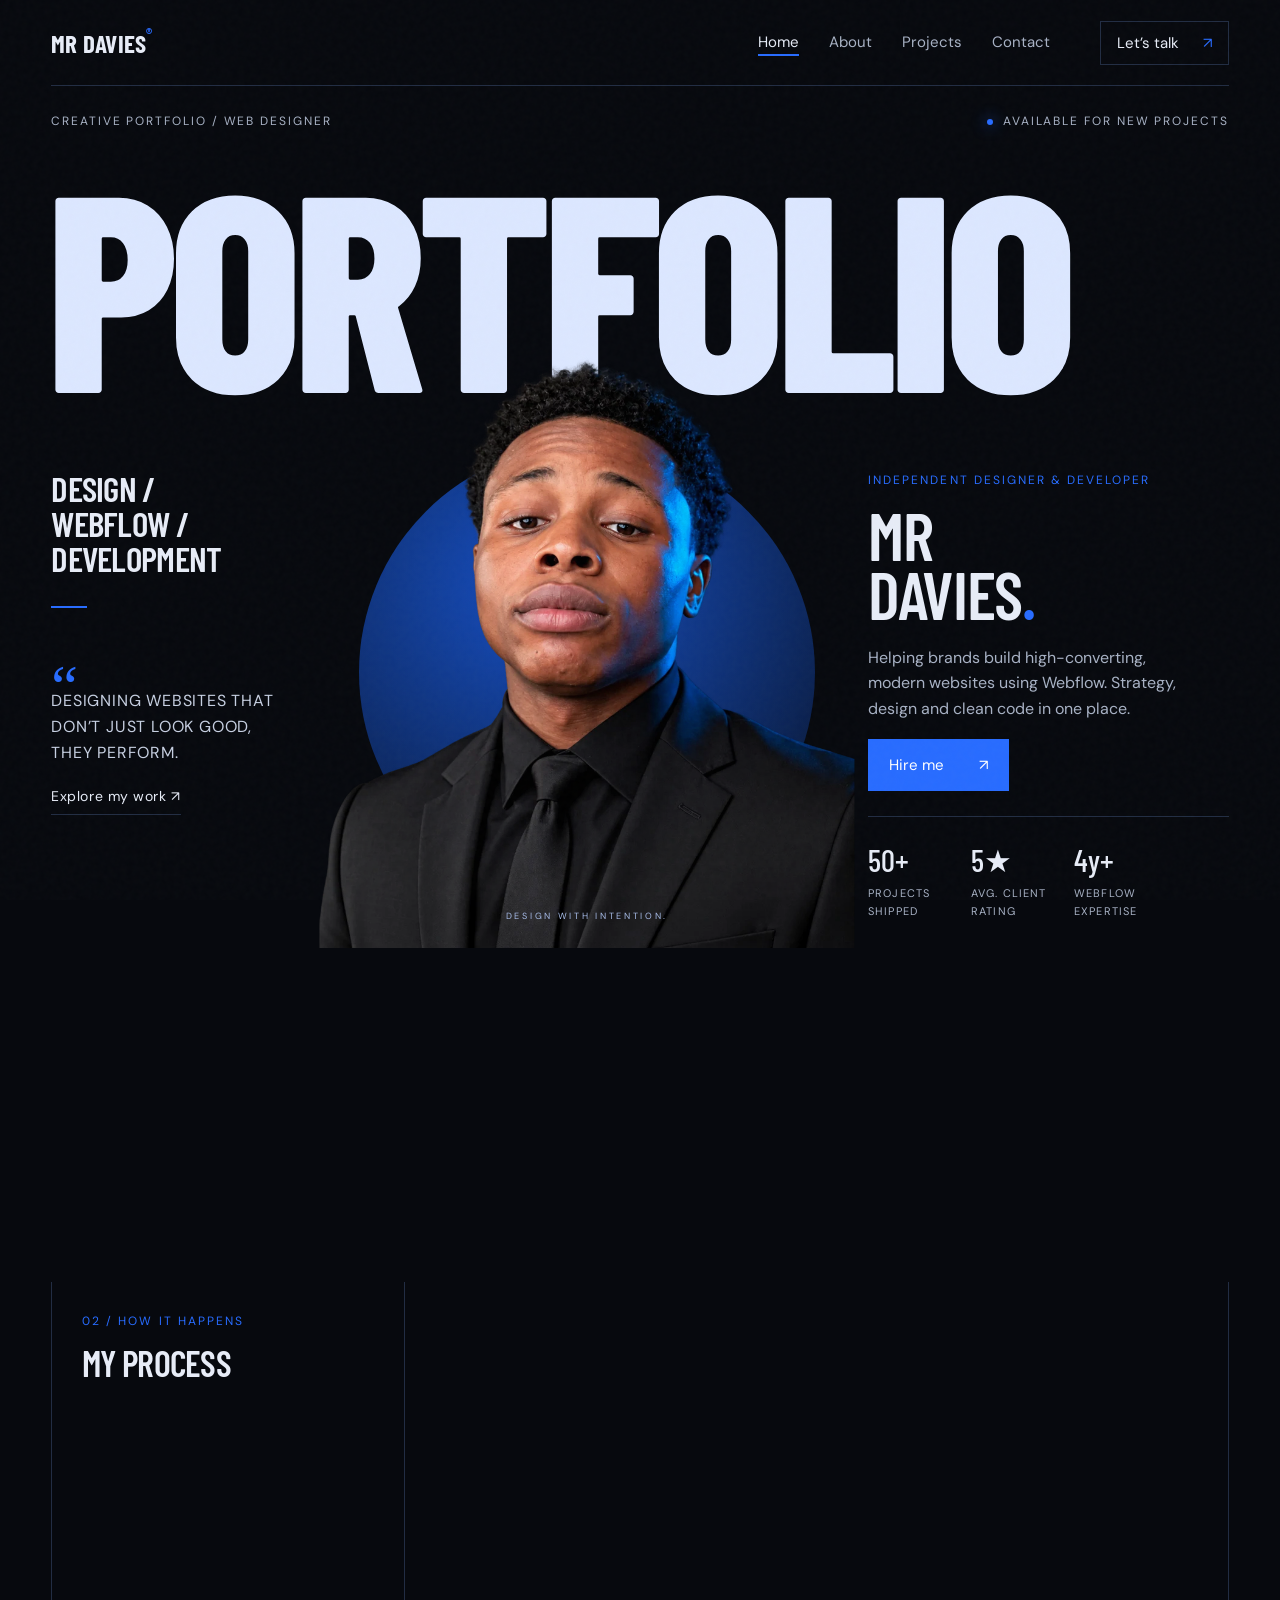
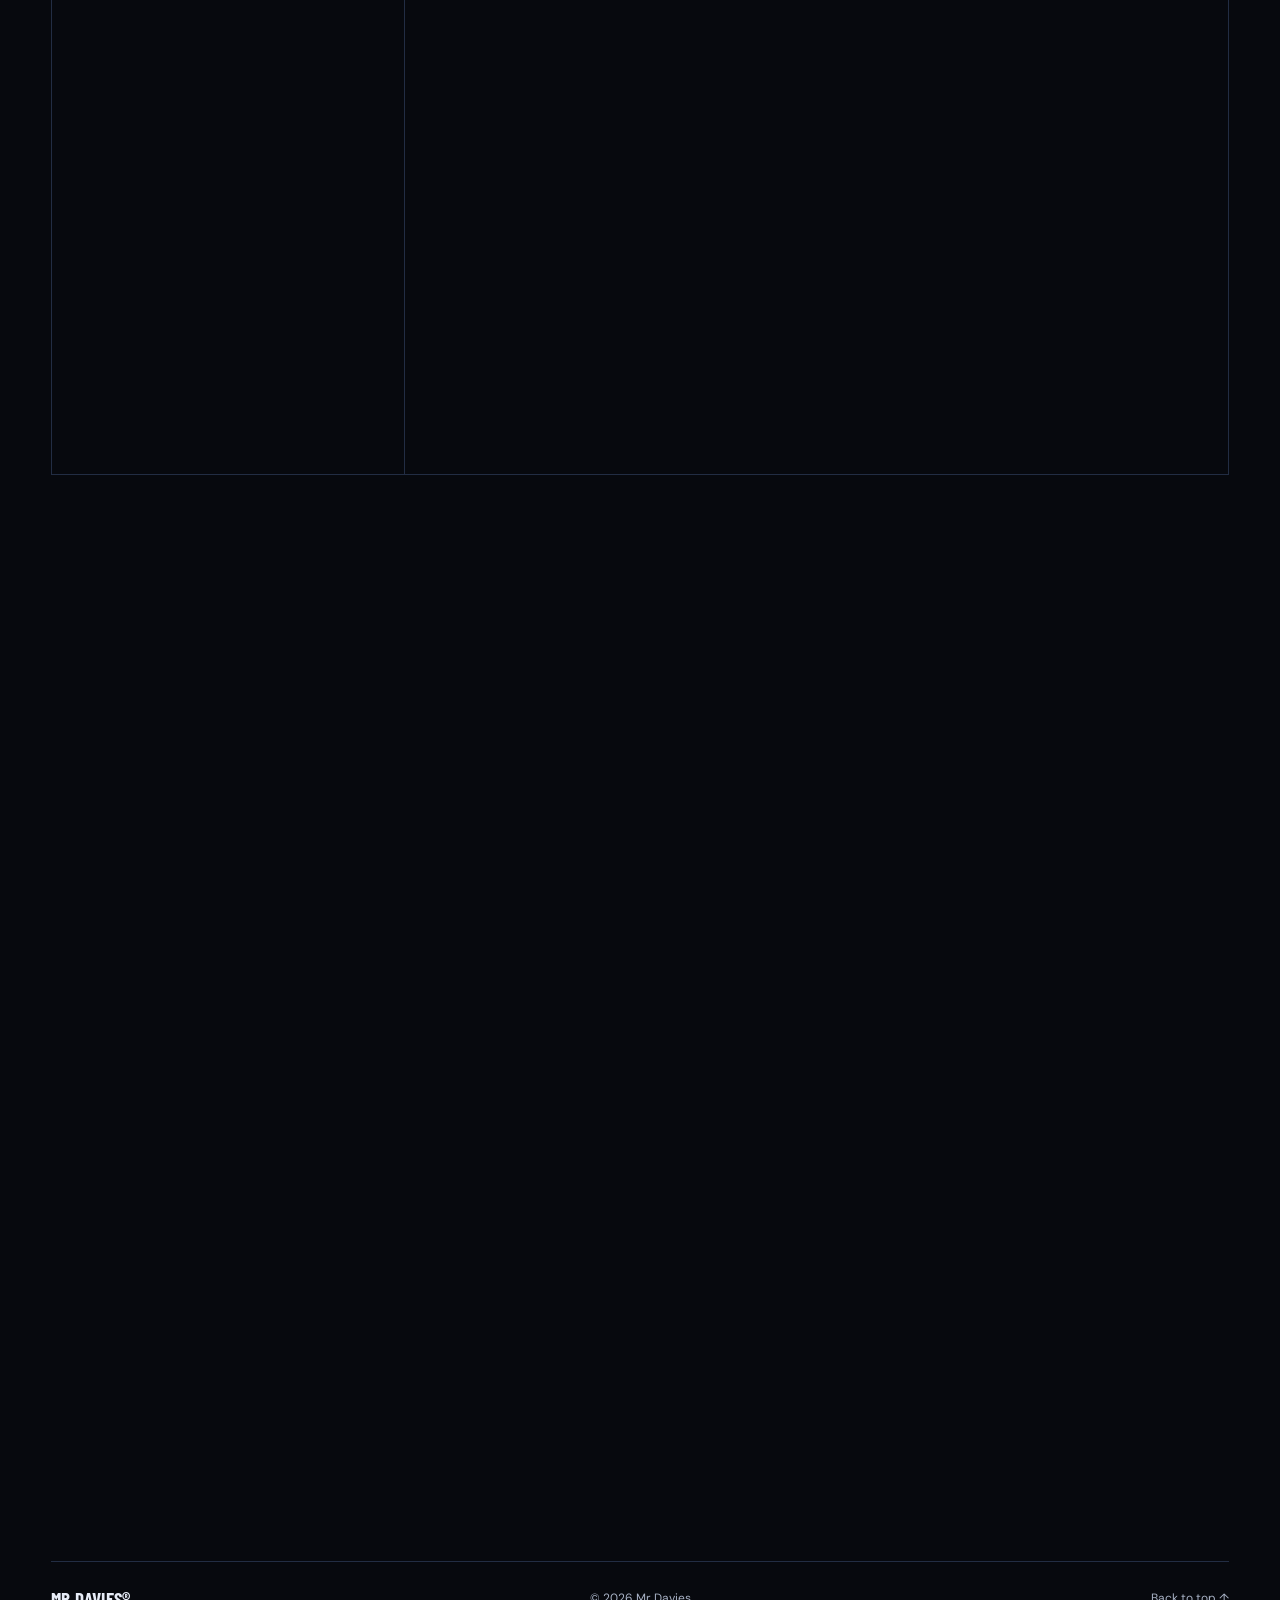
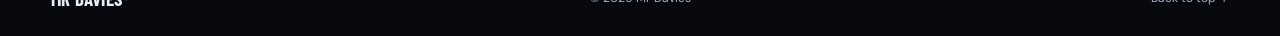
<file: index.html>
<!doctype html><html lang="en"><head><meta charset="UTF-8"><meta name="viewport" content="width=device-width, initial-scale=1"><meta name="theme-color" content="#07090e"><meta name="description" content="Mr Davies — Webflow design, website redesign, branding and development. Modern websites built with intention."><title>Webflow Designer & Developer | Mr Davies</title><link rel="icon" href="/assets/favicon.svg" type="image/svg+xml"><link rel="preconnect" href="https://fonts.googleapis.com"><link rel="preconnect" href="https://fonts.gstatic.com" crossorigin><link href="https://fonts.googleapis.com/css2?family=Barlow+Condensed:wght@500;600;700;800;900&family=DM+Sans:wght@400;500;600;700&display=swap" rel="stylesheet"><link rel="stylesheet" href="/style.css"><script src="/app.js" defer></script></head><body id="top"><header class="nav"><a class="brand" href="/">MR DAVIES<span>®</span></a><button class="menu" aria-expanded="false" aria-controls="navigation">Menu +</button><nav id="navigation"><a aria-current=page href="/">Home</a><a  href="/about">About</a><a  href="/project">Projects</a><a  href="/contact">Contact</a></nav><a class="nav-cta" href="/contact">Let’s talk <span>↗</span></a></header><main><section class="hero"><div class="hero-meta"><span>CREATIVE PORTFOLIO / WEB DESIGNER</span><span class="available">Available for new projects</span></div><h1 class="portfolio-word">PORTFOLIO</h1><div class="hero-main"><div class="hero-left reveal"><h2>DESIGN /<br>WEBFLOW /<br>DEVELOPMENT</h2><span class="blue-line"></span><p class="hero-quote">Designing websites that don’t just look good,<br>they perform.</p><a class="text-link" href="/project">Explore my work ↗</a></div><div class="portrait-stage"><div class="orb"></div><img src="/assets/davies.webp" alt="Mr Davies" fetchpriority="high"><span class="portrait-caption">DESIGN WITH INTENTION.</span></div><div class="hero-right reveal"><span class="eyebrow">Independent designer & developer</span><h2>MR<br>DAVIES<span>.</span></h2><p>Helping brands build high-converting, modern websites using Webflow. Strategy, design and clean code in one place.</p><a class="button" href="/contact">Hire me <span>↗</span></a><div class="stats"><div><b>50+</b><small>Projects shipped</small></div><div><b>5★</b><small>Avg. client rating</small></div><div><b>4y+</b><small>Webflow expertise</small></div></div></div></div></section><section class="services border reveal" id="services"><div class="section-label"><span class="eyebrow">01 / Expertise</span><h2>WHAT I DO</h2></div><article><span class="service-icon">01 / ↗</span><h3>Webflow Development</h3><p>Pixel-perfect, fully responsive Webflow builds with clean structure and CMS that scales.</p></article><article><span class="service-icon">02 / ↗</span><h3>Website Redesign</h3><p>Transform outdated sites into modern, conversion-focused experiences without losing equity.</p></article><article><span class="service-icon">03 / ↗</span><h3>Branding</h3><p>Visual identity systems, logo, color, type, designed to feel cohesive and confident.</p></article><article><span class="service-icon">04 / ↗</span><h3>Landing Pages</h3><p>High-impact landing pages built to convert traffic into leads, signups and revenue.</p></article></section><section class="work-process border"><aside class="process"><span class="eyebrow">02 / How it happens</span><h2>MY PROCESS</h2><div class="process-step reveal"><span>01</span><div><h3>Discover</h3><p>We dig into your goals, audience and what success looks like, before any design starts.</p></div></div><div class="process-step reveal"><span>02</span><div><h3>Plan</h3><p>Sitemap, wireframes and a clear scope so there are zero surprises during the build.</p></div></div><div class="process-step reveal"><span>03</span><div><h3>Build</h3><p>Pixel-perfect Webflow build with custom interactions, CMS and on-page SEO baked in.</p></div></div><div class="process-step reveal"><span>04</span><div><h3>Launch</h3><p>QA, performance pass, handoff training and post-launch support so you’re set up to win.</p></div></div></aside><div class="work"><div class="section-heading reveal"><div><span class="eyebrow">03 / Selected work</span><h2>PROJECTS BUILT<br>TO PERFORM.</h2></div><a class="text-link" href="/project">All projects ↗</a></div><div class="projects-grid"><a class="project-card reveal" href="/project/northwind-saas"><div class="project-art original-art"><img src="/assets/project-0.webp" alt="Northwind SaaS portfolio image" loading="lazy"><span class="card-arrow">↗</span></div><div class="project-caption"><h3>Northwind SaaS</h3><span>SaaS · Webflow · 2024</span></div></a><a class="project-card reveal" href="/project/atelier-noir"><div class="project-art original-art"><img src="/assets/project-1.webp" alt="Atelier Noir portfolio image" loading="lazy"><span class="card-arrow">↗</span></div><div class="project-caption"><h3>Atelier Noir</h3><span>Ecommerce · Webflow · 2025</span></div></a><a class="project-card reveal" href="/project/argonis-agency"><div class="project-art original-art"><img src="/assets/project-2.webp" alt="Argonis Agency portfolio image" loading="lazy"><span class="card-arrow">↗</span></div><div class="project-caption"><h3>Argonis Agency</h3><span>Agency · Webflow · 2024</span></div></a><a class="project-card reveal" href="/project/pulse-fitness"><div class="project-art original-art"><img src="/assets/project-3.webp" alt="Pulse Fitness portfolio image" loading="lazy"><span class="card-arrow">↗</span></div><div class="project-caption"><h3>Pulse Fitness</h3><span>Mobile · Branding · 2023</span></div></a></div></div></section><section class="about-tools border reveal"><div class="about-summary"><span class="eyebrow">04 / The person behind the pixels</span><h2>ABOUT ME</h2><div class="about-mini"><img src="/assets/davies.webp" alt="Mr Davies" loading="lazy"><div><p>I build websites with intention, not just aesthetics.</p><p>I work closely with founders and marketing teams who care about quality and speed in equal measure.</p><a class="text-link" href="/about">More about me ↗</a></div></div></div><div class="tools"><span class="eyebrow">The toolkit</span><h2>TOOLS I USE</h2><div class="tool-list"><span>Webflow</span><span>Figma</span><span>HTML</span><span>JavaScript</span><span>Shopify</span><span>WordPress</span><span>Bubble.io</span><span>Framer</span><span>SEO</span></div><blockquote>“Every pixel, interaction and section serves a purpose.”<cite>— My approach to design</cite></blockquote></div></section><section class="principles reveal"><span class="eyebrow">Why work with me</span><h2>BUILT DIFFERENT.<br>ON PURPOSE.</h2><div class="principles-grid"><article><span>01</span><h3>Conversion-focused design</h3><p>Every section is designed to move users one step closer to action.</p></article><article><span>02</span><h3>Clean, modern UI</h3><p>Premium visual quality that signals trust and elevates your brand instantly.</p></article><article><span>03</span><h3>Mobile-first builds</h3><p>Sites that feel native on phones, where most of your traffic actually lives.</p></article><article><span>04</span><h3>Clear communication</h3><p>Daily updates, structured handoffs and zero ghosting. You’ll always know where we stand.</p></article></div></section></main><footer><div class="footer-top reveal"><div><span class="eyebrow">Have a project in mind?</span><a class="footer-title" href="/contact">LET’S BUILD<br>SOMETHING GREAT. <b>↗</b></a></div><div class="contact-links"><a href="mailto:adeyemidavies320@gmail.com">adeyemidavies320@gmail.com ↗</a><a href="tel:+2348112704474">+234 811 270 4474 ↗</a><span>Webflow · Design · Development</span></div></div><div class="footer-bottom"><a class="brand" href="/">MR DAVIES®</a><span>© 2026 Mr Davies</span><a href="#top">Back to top ↑</a></div></footer></body></html>
</file>
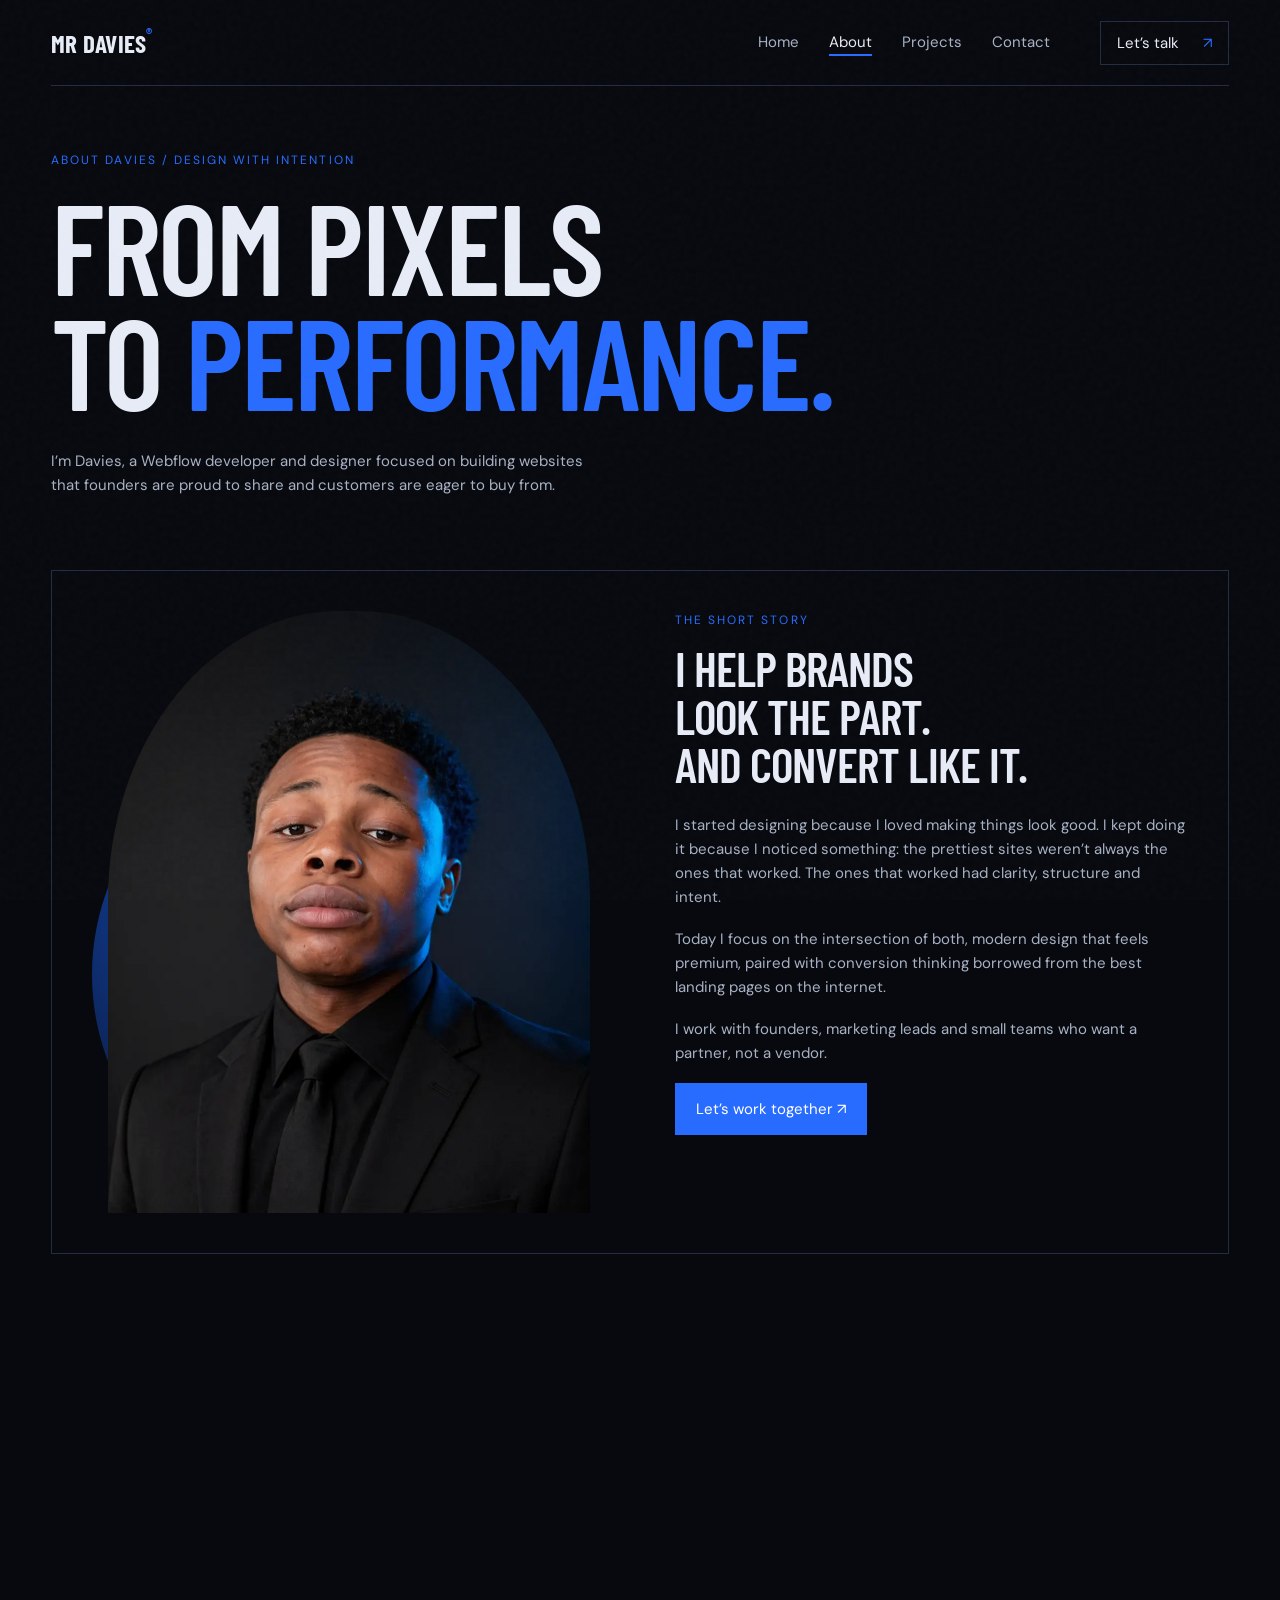
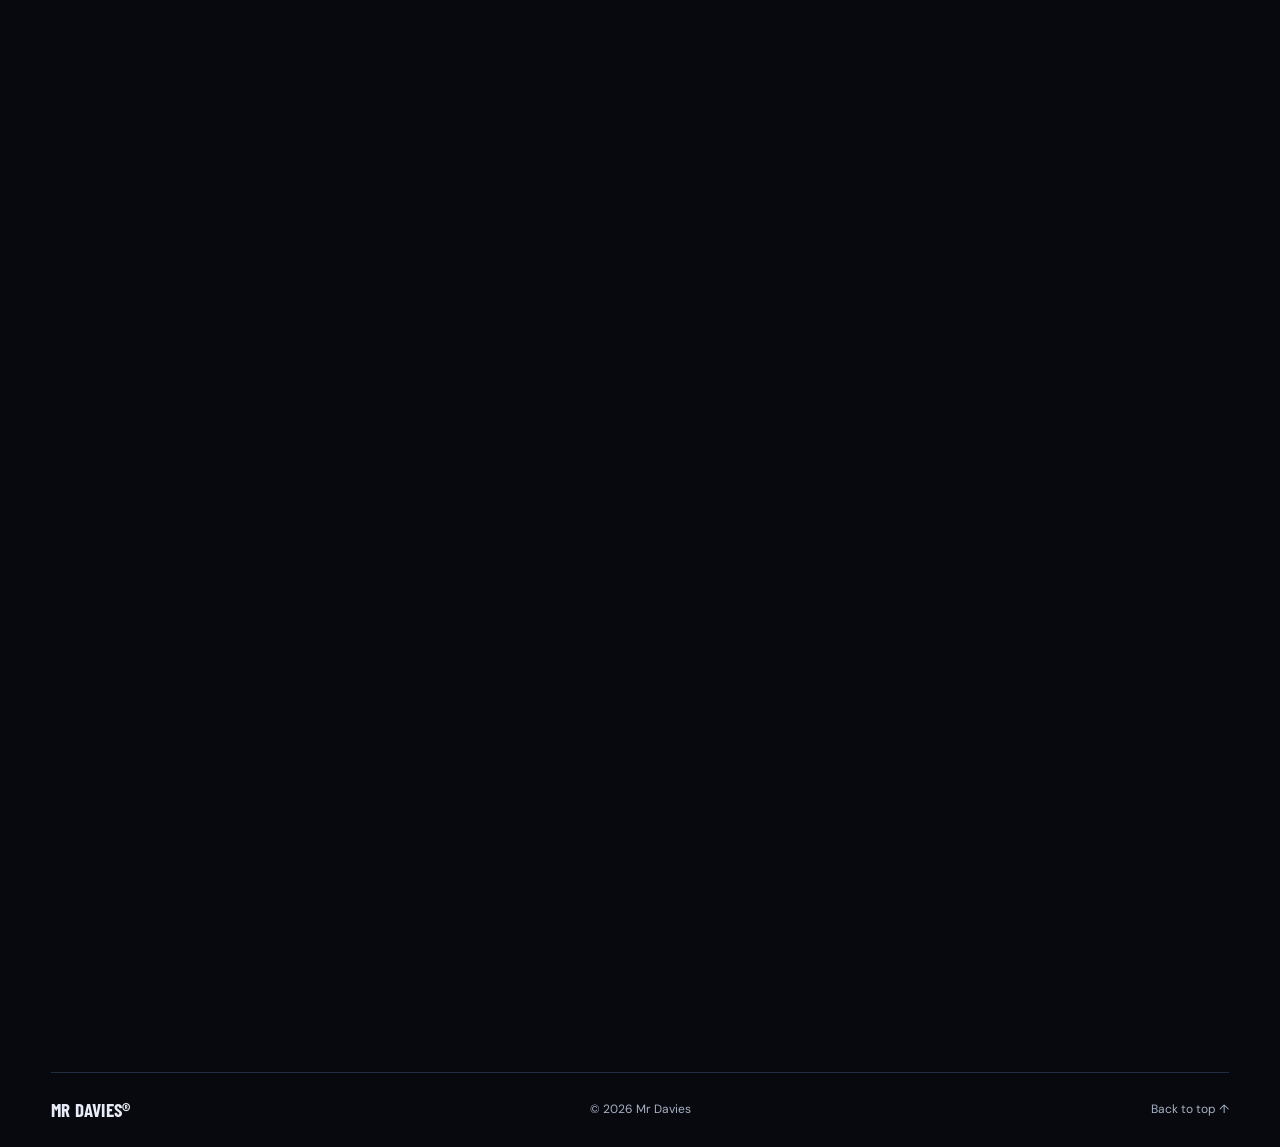
<file: about/index.html>
<!doctype html><html lang="en"><head><meta charset="UTF-8"><meta name="viewport" content="width=device-width, initial-scale=1"><meta name="theme-color" content="#07090e"><meta name="description" content="Mr Davies — Webflow design, website redesign, branding and development. Modern websites built with intention."><title>About | Mr Davies</title><link rel="icon" href="/assets/favicon.svg" type="image/svg+xml"><link rel="preconnect" href="https://fonts.googleapis.com"><link rel="preconnect" href="https://fonts.gstatic.com" crossorigin><link href="https://fonts.googleapis.com/css2?family=Barlow+Condensed:wght@500;600;700;800;900&family=DM+Sans:wght@400;500;600;700&display=swap" rel="stylesheet"><link rel="stylesheet" href="/style.css"><script src="/app.js" defer></script></head><body id="top"><header class="nav"><a class="brand" href="/">MR DAVIES<span>®</span></a><button class="menu" aria-expanded="false" aria-controls="navigation">Menu +</button><nav id="navigation"><a  href="/">Home</a><a aria-current=page href="/about">About</a><a  href="/project">Projects</a><a  href="/contact">Contact</a></nav><a class="nav-cta" href="/contact">Let’s talk <span>↗</span></a></header><main><section class="page-heading reveal"><span class="eyebrow">About Davies / Design with intention</span><h1>FROM PIXELS<br>TO <em>PERFORMANCE.</em></h1><p>I’m Davies, a Webflow developer and designer focused on building websites that founders are proud to share and customers are eager to buy from.</p></section><section class="story border reveal"><div class="story-portrait"><div class="orb"></div><img src="/assets/davies.webp" alt="Mr Davies"></div><div><span class="eyebrow">The short story</span><h2>I HELP BRANDS<br>LOOK THE PART.<br>AND CONVERT LIKE IT.</h2><p>I started designing because I loved making things look good. I kept doing it because I noticed something: the prettiest sites weren’t always the ones that worked. The ones that worked had clarity, structure and intent.</p><p>Today I focus on the intersection of both, modern design that feels premium, paired with conversion thinking borrowed from the best landing pages on the internet.</p><p>I work with founders, marketing leads and small teams who want a partner, not a vendor.</p><a class="button" href="/contact">Let’s work together ↗</a></div></section><section class="services border reveal" id="services"><div class="section-label"><span class="eyebrow">01 / Expertise</span><h2>WHAT I DO</h2></div><article><span class="service-icon">01 / ↗</span><h3>Webflow Development</h3><p>Pixel-perfect, fully responsive Webflow builds with clean structure and CMS that scales.</p></article><article><span class="service-icon">02 / ↗</span><h3>Website Redesign</h3><p>Transform outdated sites into modern, conversion-focused experiences without losing equity.</p></article><article><span class="service-icon">03 / ↗</span><h3>Branding</h3><p>Visual identity systems, logo, color, type, designed to feel cohesive and confident.</p></article><article><span class="service-icon">04 / ↗</span><h3>Landing Pages</h3><p>High-impact landing pages built to convert traffic into leads, signups and revenue.</p></article></section><section class="about-tools border reveal"><aside class="process"><span class="eyebrow">02 / How it happens</span><h2>MY PROCESS</h2><div class="process-step reveal"><span>01</span><div><h3>Discover</h3><p>We dig into your goals, audience and what success looks like, before any design starts.</p></div></div><div class="process-step reveal"><span>02</span><div><h3>Plan</h3><p>Sitemap, wireframes and a clear scope so there are zero surprises during the build.</p></div></div><div class="process-step reveal"><span>03</span><div><h3>Build</h3><p>Pixel-perfect Webflow build with custom interactions, CMS and on-page SEO baked in.</p></div></div><div class="process-step reveal"><span>04</span><div><h3>Launch</h3><p>QA, performance pass, handoff training and post-launch support so you’re set up to win.</p></div></div></aside><div class="tools"><span class="eyebrow">The toolkit</span><h2>TOOLS I USE</h2><div class="tool-list"><span>Webflow</span><span>Figma</span><span>HTML</span><span>JavaScript</span><span>Shopify</span><span>WordPress</span><span>Bubble.io</span><span>Framer</span><span>SEO</span></div><blockquote>“Every pixel, interaction and section serves a purpose.”<cite>— My approach to design</cite></blockquote></div></section></main><footer><div class="footer-top reveal"><div><span class="eyebrow">Have a project in mind?</span><a class="footer-title" href="/contact">LET’S BUILD<br>SOMETHING GREAT. <b>↗</b></a></div><div class="contact-links"><a href="mailto:adeyemidavies320@gmail.com">adeyemidavies320@gmail.com ↗</a><a href="tel:+2348112704474">+234 811 270 4474 ↗</a><span>Webflow · Design · Development</span></div></div><div class="footer-bottom"><a class="brand" href="/">MR DAVIES®</a><span>© 2026 Mr Davies</span><a href="#top">Back to top ↑</a></div></footer></body></html>
</file>
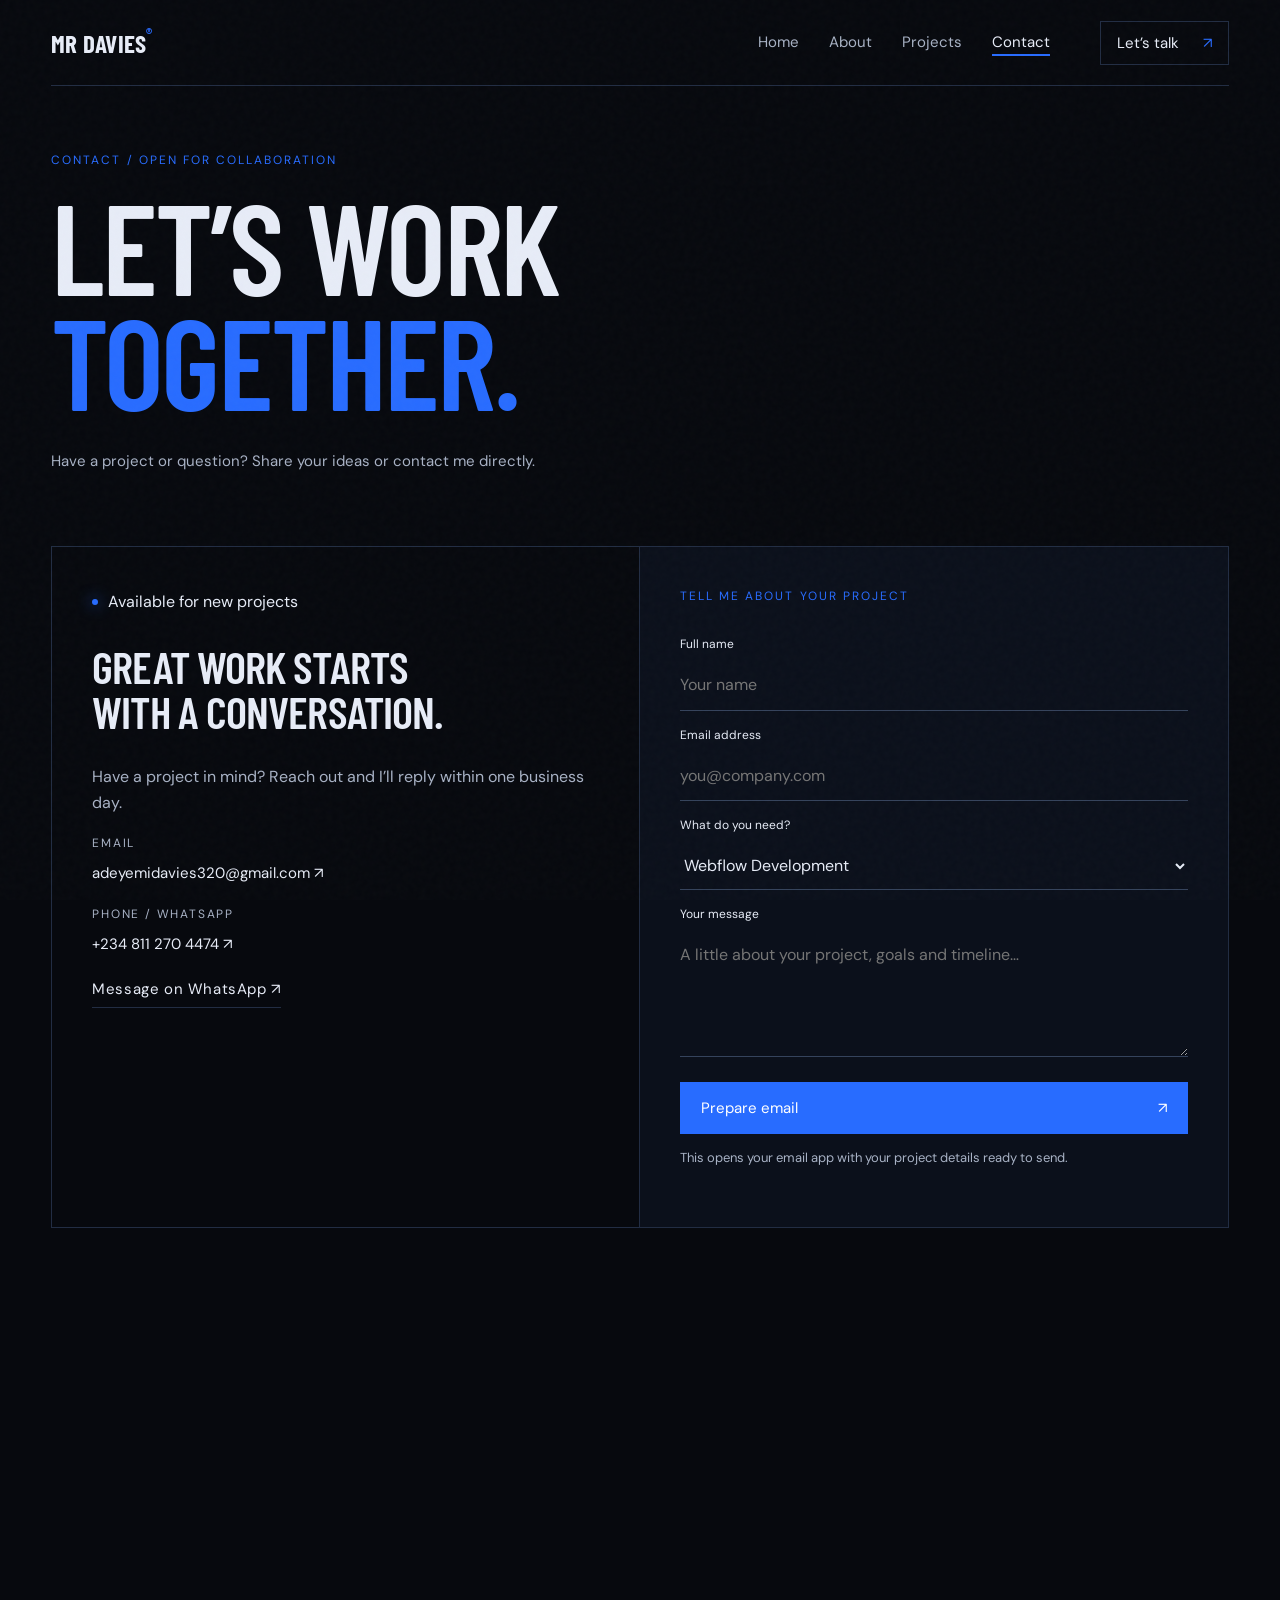
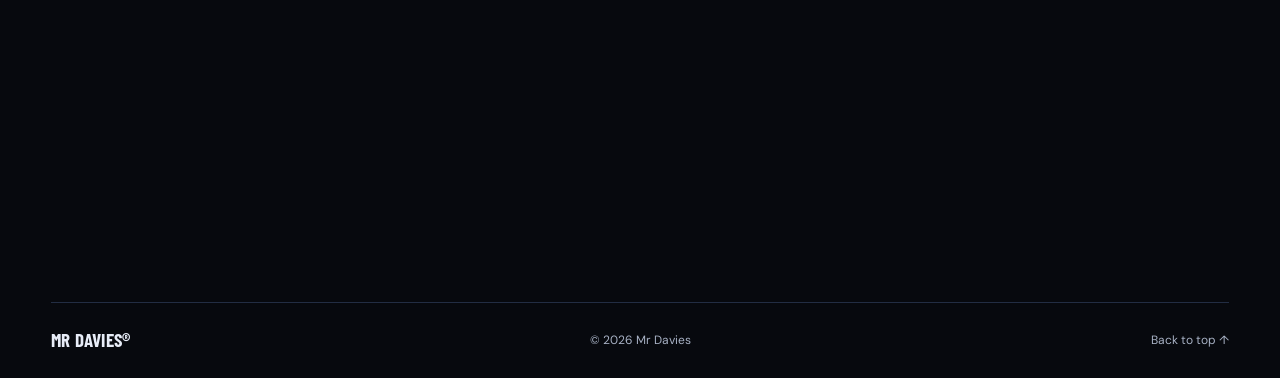
<file: contact/index.html>
<!doctype html><html lang="en"><head><meta charset="UTF-8"><meta name="viewport" content="width=device-width, initial-scale=1"><meta name="theme-color" content="#07090e"><meta name="description" content="Mr Davies — Webflow design, website redesign, branding and development. Modern websites built with intention."><title>Contact | Mr Davies</title><link rel="icon" href="/assets/favicon.svg" type="image/svg+xml"><link rel="preconnect" href="https://fonts.googleapis.com"><link rel="preconnect" href="https://fonts.gstatic.com" crossorigin><link href="https://fonts.googleapis.com/css2?family=Barlow+Condensed:wght@500;600;700;800;900&family=DM+Sans:wght@400;500;600;700&display=swap" rel="stylesheet"><link rel="stylesheet" href="/style.css"><script src="/app.js" defer></script></head><body id="top"><header class="nav"><a class="brand" href="/">MR DAVIES<span>®</span></a><button class="menu" aria-expanded="false" aria-controls="navigation">Menu +</button><nav id="navigation"><a  href="/">Home</a><a  href="/about">About</a><a  href="/project">Projects</a><a aria-current=page href="/contact">Contact</a></nav><a class="nav-cta" href="/contact">Let’s talk <span>↗</span></a></header><main><section class="page-heading reveal"><span class="eyebrow">Contact / Open for collaboration</span><h1>LET’S WORK<br><em>TOGETHER.</em></h1><p>Have a project or question? Share your ideas or contact me directly.</p></section><section class="contact-layout border"><div class="contact-details reveal"><span class="available">Available for new projects</span><h2>GREAT WORK STARTS<br>WITH A CONVERSATION.</h2><p>Have a project in mind? Reach out and I’ll reply within one business day.</p><label>Email</label><a href="mailto:adeyemidavies320@gmail.com">adeyemidavies320@gmail.com ↗</a><label>Phone / WhatsApp</label><a href="tel:+2348112704474">+234 811 270 4474 ↗</a><a class="text-link" href="https://wa.me/2348112704474" target="_blank" rel="noopener">Message on WhatsApp ↗</a></div><form class="contact-form reveal"><span class="eyebrow">Tell me about your project</span><label for="name">Full name</label><input id="name" name="name" autocomplete="name" placeholder="Your name" required maxlength="100"><label for="email">Email address</label><input id="email" name="email" type="email" autocomplete="email" placeholder="you@company.com" required><label for="service">What do you need?</label><select id="service" name="service"><option>Webflow Development</option><option>Website Redesign</option><option>Branding</option><option>Landing Page</option><option>Other</option></select><label for="message">Your message</label><textarea id="message" name="message" placeholder="A little about your project, goals and timeline…" required rows="4" maxlength="5000"></textarea><button class="button" type="submit">Prepare email <span>↗</span></button><p class="form-note" role="status">This opens your email app with your project details ready to send.</p></form></section><section class="faq reveal"><span class="eyebrow">A few helpful answers</span><h2>BEFORE WE BEGIN.</h2><details><summary>How do I begin a project?</summary><p>Send a message with your goals, scope and timeline. I’ll review your information and connect to outline the next steps.</p></details><details><summary>What’s included with each service?</summary><p>Discovery, custom design and a responsive build. We’ll agree on the features and deliverables for your project before starting.</p></details><details><summary>How can I contact you?</summary><p>Email adeyemidavies320@gmail.com or use the phone and WhatsApp links above.</p></details></section></main><footer><div class="footer-top reveal"><div><span class="eyebrow">Have a project in mind?</span><a class="footer-title" href="/contact">LET’S BUILD<br>SOMETHING GREAT. <b>↗</b></a></div><div class="contact-links"><a href="mailto:adeyemidavies320@gmail.com">adeyemidavies320@gmail.com ↗</a><a href="tel:+2348112704474">+234 811 270 4474 ↗</a><span>Webflow · Design · Development</span></div></div><div class="footer-bottom"><a class="brand" href="/">MR DAVIES®</a><span>© 2026 Mr Davies</span><a href="#top">Back to top ↑</a></div></footer></body></html>
</file>
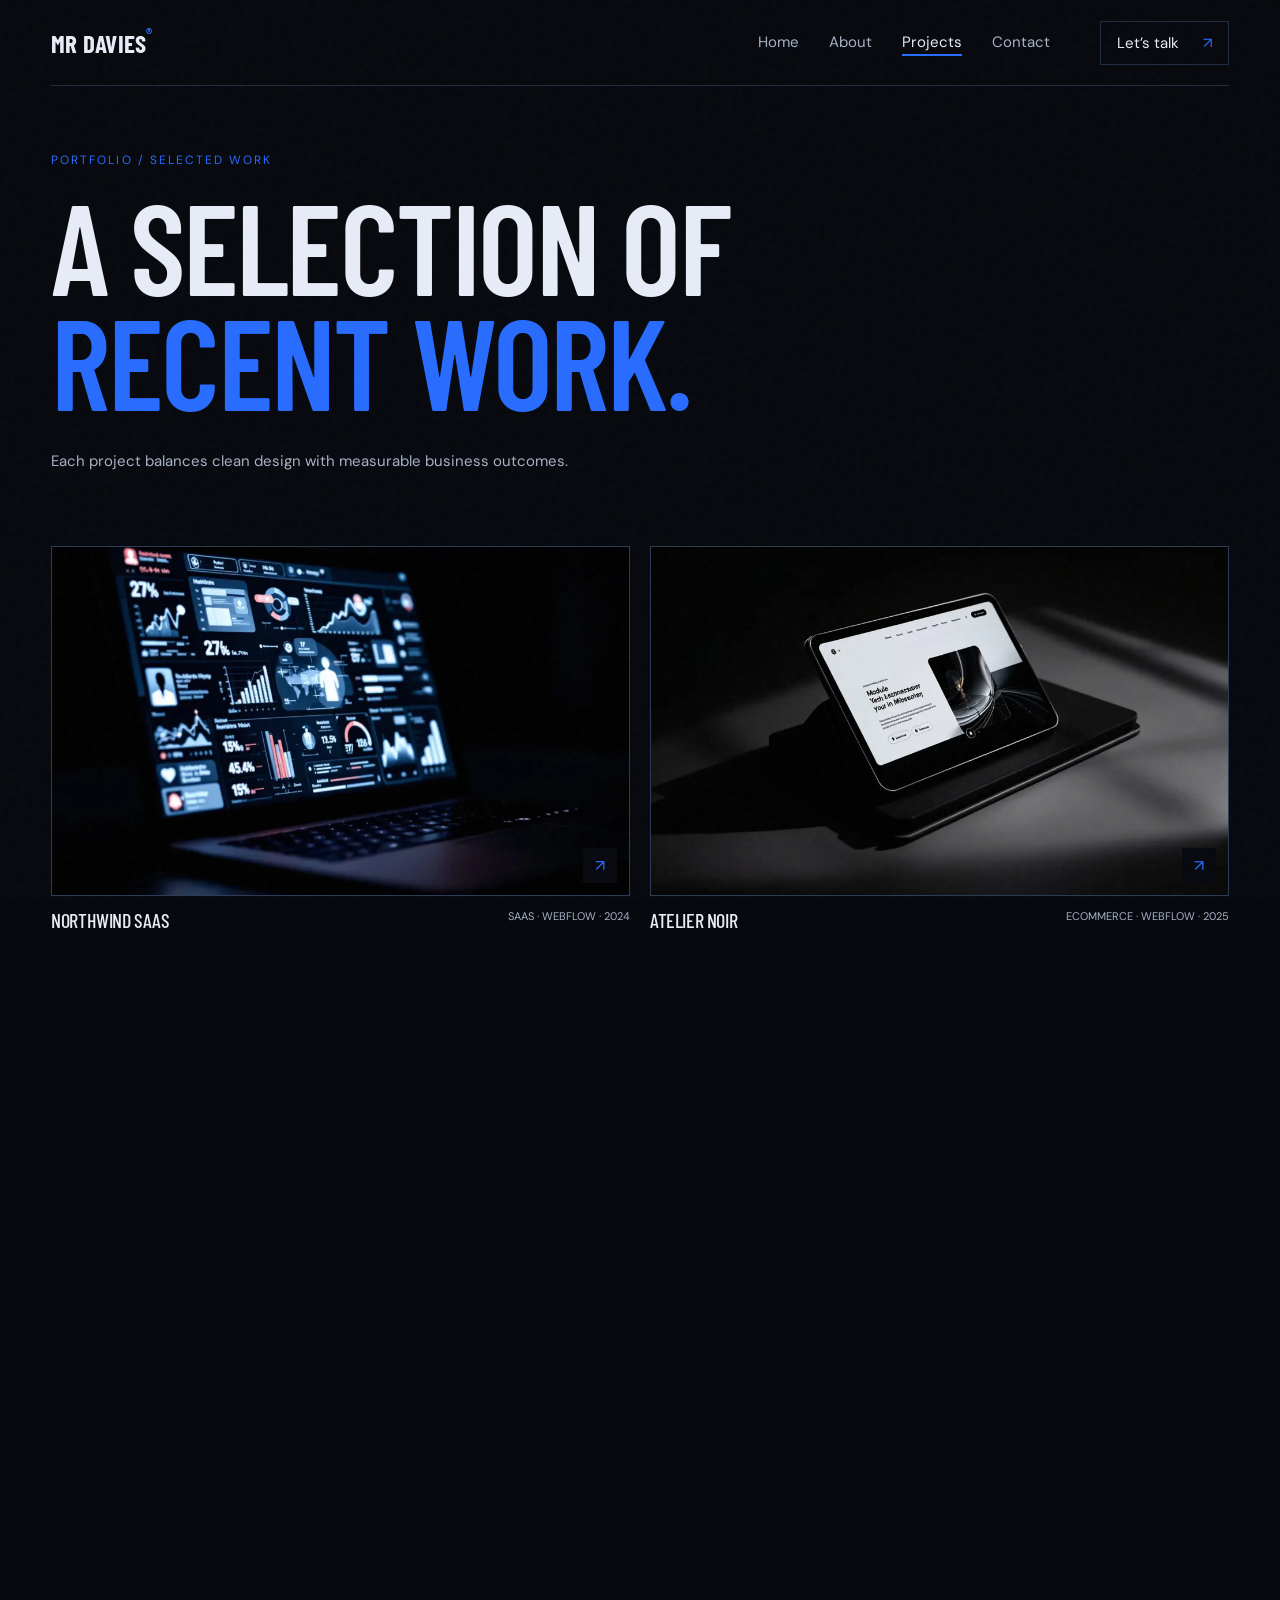
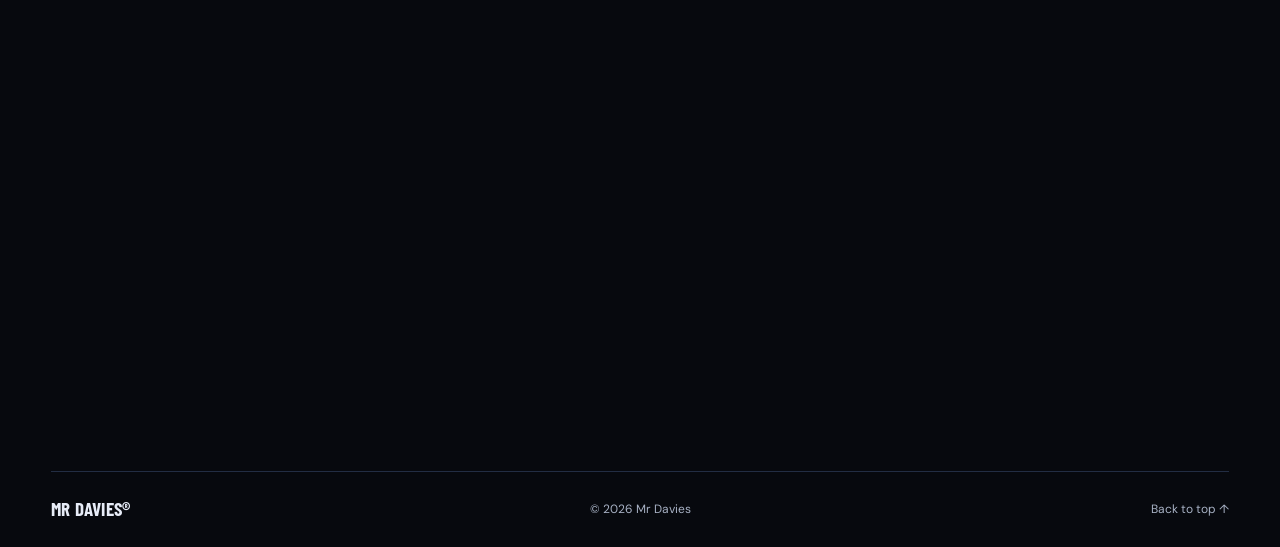
<file: project/index.html>
<!doctype html><html lang="en"><head><meta charset="UTF-8"><meta name="viewport" content="width=device-width, initial-scale=1"><meta name="theme-color" content="#07090e"><meta name="description" content="Mr Davies — Webflow design, website redesign, branding and development. Modern websites built with intention."><title>Projects | Mr Davies</title><link rel="icon" href="/assets/favicon.svg" type="image/svg+xml"><link rel="preconnect" href="https://fonts.googleapis.com"><link rel="preconnect" href="https://fonts.gstatic.com" crossorigin><link href="https://fonts.googleapis.com/css2?family=Barlow+Condensed:wght@500;600;700;800;900&family=DM+Sans:wght@400;500;600;700&display=swap" rel="stylesheet"><link rel="stylesheet" href="/style.css"><script src="/app.js" defer></script></head><body id="top"><header class="nav"><a class="brand" href="/">MR DAVIES<span>®</span></a><button class="menu" aria-expanded="false" aria-controls="navigation">Menu +</button><nav id="navigation"><a  href="/">Home</a><a  href="/about">About</a><a aria-current=page href="/project">Projects</a><a  href="/contact">Contact</a></nav><a class="nav-cta" href="/contact">Let’s talk <span>↗</span></a></header><main><section class="page-heading reveal"><span class="eyebrow">Portfolio / Selected work</span><h1>A SELECTION OF<br><em>RECENT WORK.</em></h1><p>Each project balances clean design with measurable business outcomes.</p></section><section class="project-list"><div class="projects-grid"><a class="project-card reveal" href="/project/northwind-saas"><div class="project-art original-art"><img src="/assets/project-0.webp" alt="Northwind SaaS portfolio image" loading="lazy"><span class="card-arrow">↗</span></div><div class="project-caption"><h3>Northwind SaaS</h3><span>SaaS · Webflow · 2024</span></div></a><a class="project-card reveal" href="/project/atelier-noir"><div class="project-art original-art"><img src="/assets/project-1.webp" alt="Atelier Noir portfolio image" loading="lazy"><span class="card-arrow">↗</span></div><div class="project-caption"><h3>Atelier Noir</h3><span>Ecommerce · Webflow · 2025</span></div></a><a class="project-card reveal" href="/project/argonis-agency"><div class="project-art original-art"><img src="/assets/project-2.webp" alt="Argonis Agency portfolio image" loading="lazy"><span class="card-arrow">↗</span></div><div class="project-caption"><h3>Argonis Agency</h3><span>Agency · Webflow · 2024</span></div></a><a class="project-card reveal" href="/project/pulse-fitness"><div class="project-art original-art"><img src="/assets/project-3.webp" alt="Pulse Fitness portfolio image" loading="lazy"><span class="card-arrow">↗</span></div><div class="project-caption"><h3>Pulse Fitness</h3><span>Mobile · Branding · 2023</span></div></a><a class="project-card reveal" href="/project/metric-cloud"><div class="project-art original-art"><img src="/assets/project-4.webp" alt="Metric Cloud portfolio image" loading="lazy"><span class="card-arrow">↗</span></div><div class="project-caption"><h3>Metric Cloud</h3><span>Dashboard · SaaS · 2023</span></div></a></div></section></main><footer><div class="footer-top reveal"><div><span class="eyebrow">Have a project in mind?</span><a class="footer-title" href="/contact">LET’S BUILD<br>SOMETHING GREAT. <b>↗</b></a></div><div class="contact-links"><a href="mailto:adeyemidavies320@gmail.com">adeyemidavies320@gmail.com ↗</a><a href="tel:+2348112704474">+234 811 270 4474 ↗</a><span>Webflow · Design · Development</span></div></div><div class="footer-bottom"><a class="brand" href="/">MR DAVIES®</a><span>© 2026 Mr Davies</span><a href="#top">Back to top ↑</a></div></footer></body></html>
</file>
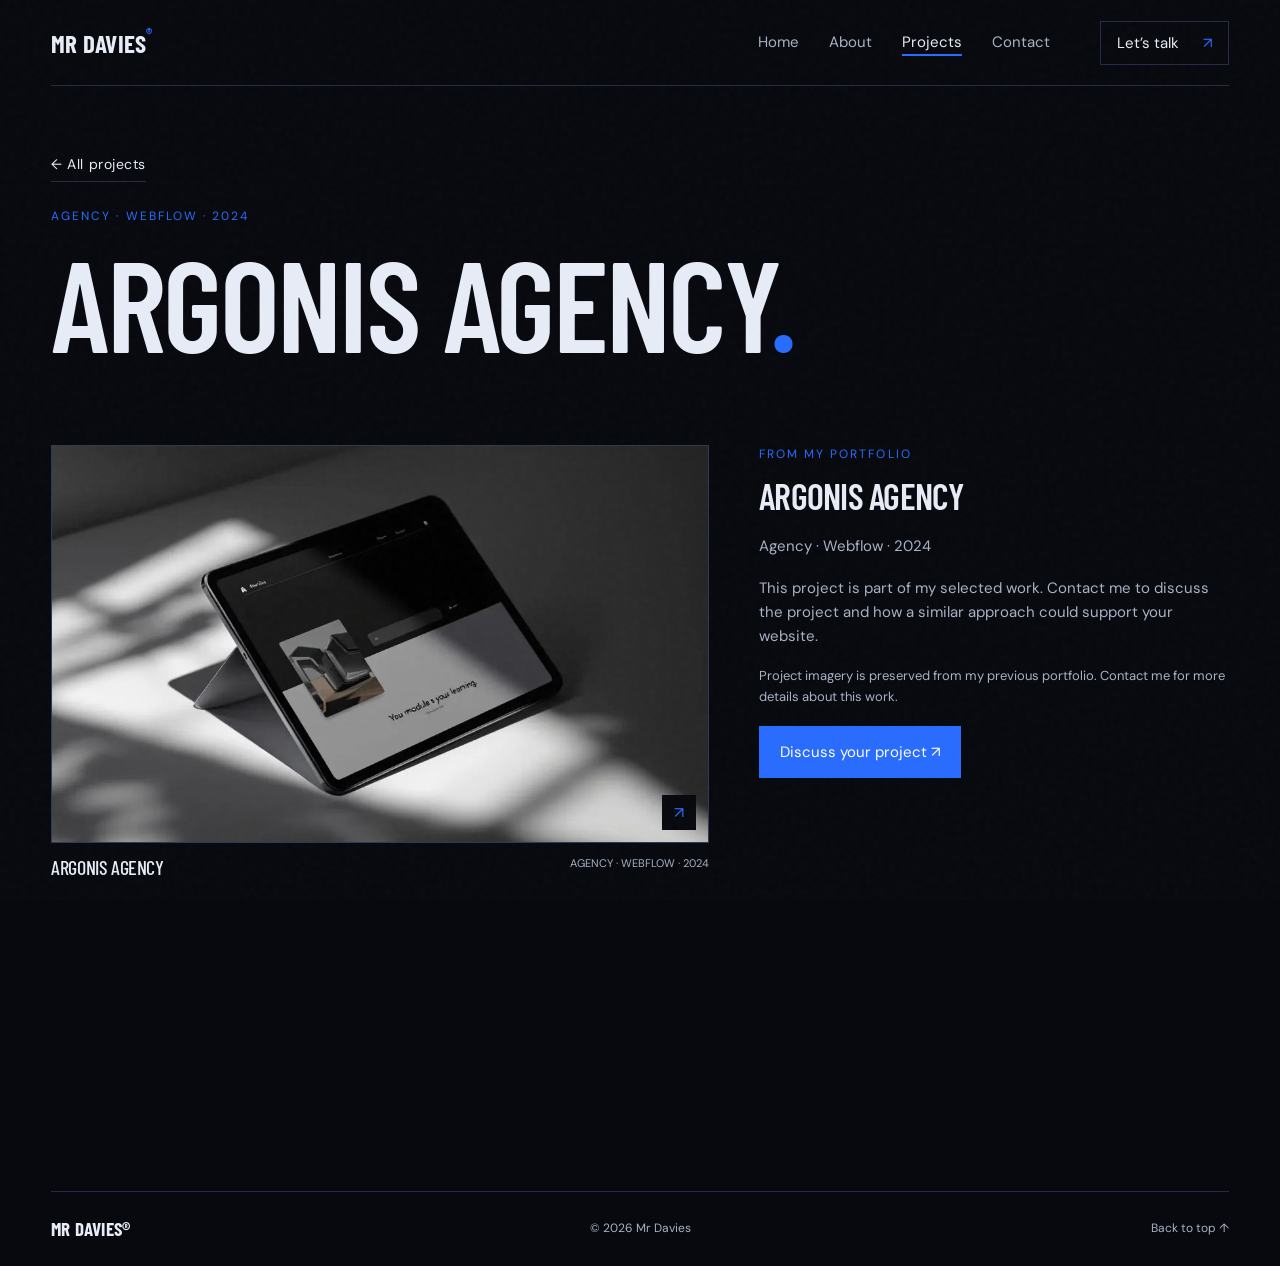
<file: project/argonis-agency/index.html>
<!doctype html><html lang="en"><head><meta charset="UTF-8"><meta name="viewport" content="width=device-width, initial-scale=1"><meta name="theme-color" content="#07090e"><meta name="description" content="Mr Davies — Webflow design, website redesign, branding and development. Modern websites built with intention."><title>Argonis Agency | Mr Davies</title><link rel="icon" href="/assets/favicon.svg" type="image/svg+xml"><link rel="preconnect" href="https://fonts.googleapis.com"><link rel="preconnect" href="https://fonts.gstatic.com" crossorigin><link href="https://fonts.googleapis.com/css2?family=Barlow+Condensed:wght@500;600;700;800;900&family=DM+Sans:wght@400;500;600;700&display=swap" rel="stylesheet"><link rel="stylesheet" href="/style.css"><script src="/app.js" defer></script></head><body id="top"><header class="nav"><a class="brand" href="/">MR DAVIES<span>®</span></a><button class="menu" aria-expanded="false" aria-controls="navigation">Menu +</button><nav id="navigation"><a  href="/">Home</a><a  href="/about">About</a><a aria-current=page href="/project">Projects</a><a  href="/contact">Contact</a></nav><a class="nav-cta" href="/contact">Let’s talk <span>↗</span></a></header><main><section class="page-heading reveal"><a class="text-link" href="/project">← All projects</a><span class="eyebrow">Agency · Webflow · 2024</span><h1>ARGONIS AGENCY<em>.</em></h1></section><section class="project-detail"><div class="projects-grid"><a class="project-card reveal" href="/project/argonis-agency"><div class="project-art original-art"><img src="/assets/project-2.webp" alt="Argonis Agency portfolio image" loading="lazy"><span class="card-arrow">↗</span></div><div class="project-caption"><h3>Argonis Agency</h3><span>Agency · Webflow · 2024</span></div></a></div><div class="detail-copy reveal"><span class="eyebrow">From my portfolio</span><h2>ARGONIS AGENCY</h2><p>Agency · Webflow · 2024</p><p>This project is part of my selected work. Contact me to discuss the project and how a similar approach could support your website.</p><p class="form-note">Project imagery is preserved from my previous portfolio. Contact me for more details about this work.</p><a class="button" href="/contact">Discuss your project ↗</a></div></section></main><footer><div class="footer-top reveal"><div><span class="eyebrow">Have a project in mind?</span><a class="footer-title" href="/contact">LET’S BUILD<br>SOMETHING GREAT. <b>↗</b></a></div><div class="contact-links"><a href="mailto:adeyemidavies320@gmail.com">adeyemidavies320@gmail.com ↗</a><a href="tel:+2348112704474">+234 811 270 4474 ↗</a><span>Webflow · Design · Development</span></div></div><div class="footer-bottom"><a class="brand" href="/">MR DAVIES®</a><span>© 2026 Mr Davies</span><a href="#top">Back to top ↑</a></div></footer></body></html>
</file>
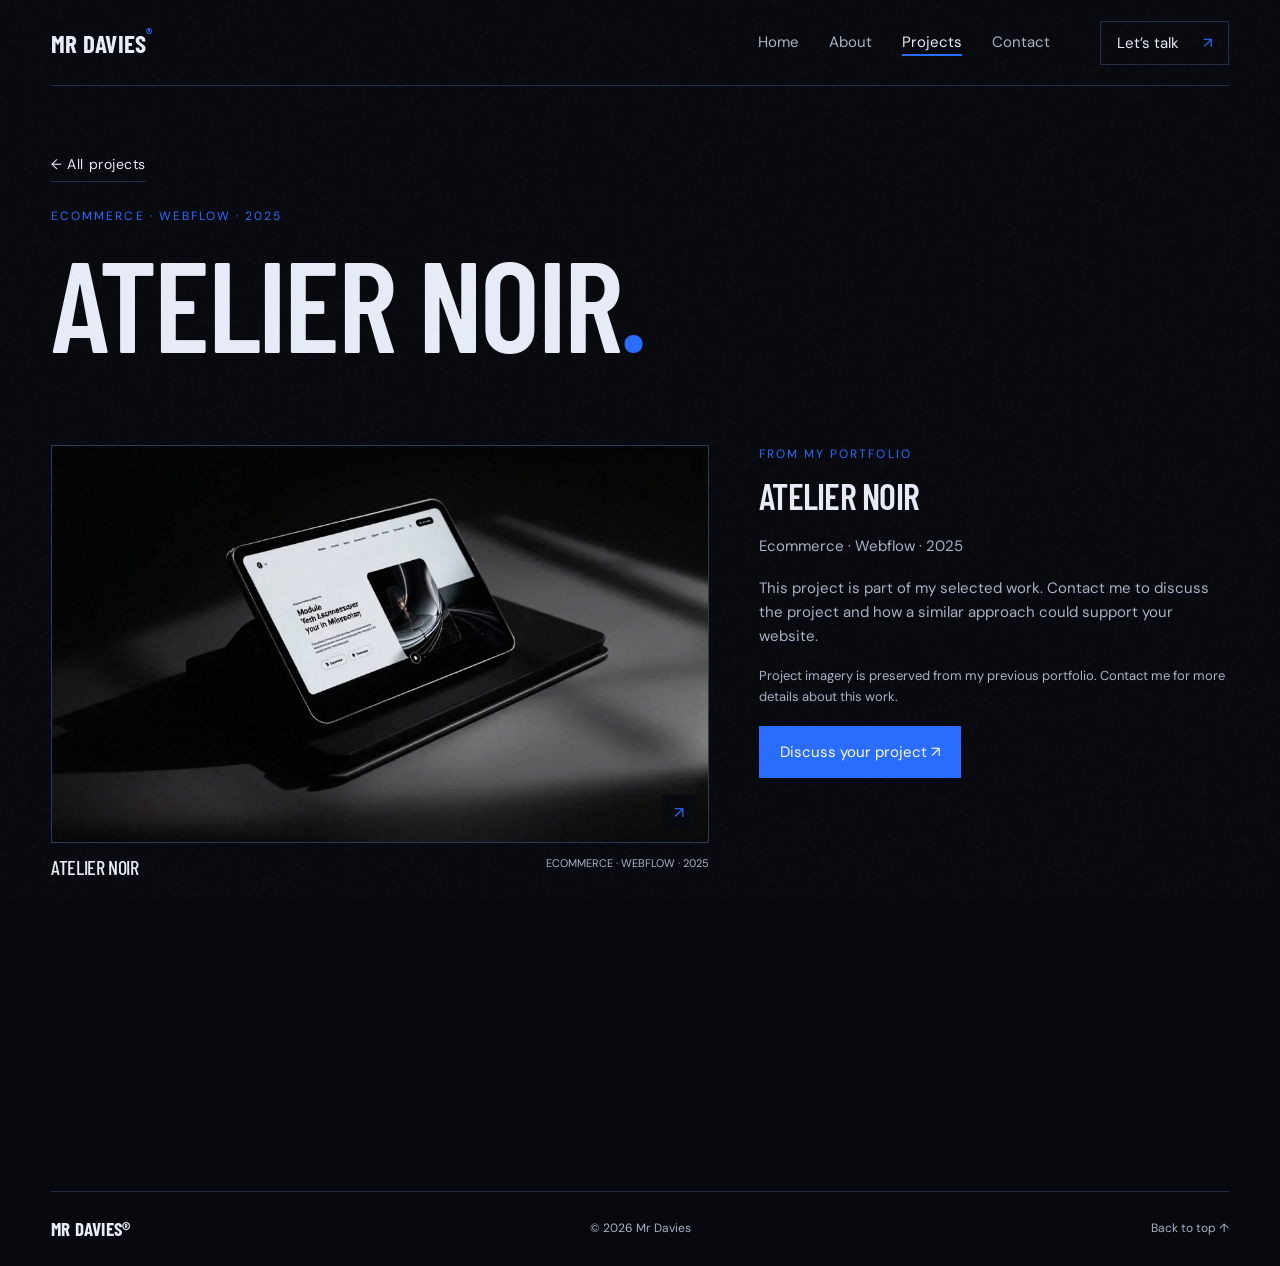
<file: project/atelier-noir/index.html>
<!doctype html><html lang="en"><head><meta charset="UTF-8"><meta name="viewport" content="width=device-width, initial-scale=1"><meta name="theme-color" content="#07090e"><meta name="description" content="Mr Davies — Webflow design, website redesign, branding and development. Modern websites built with intention."><title>Atelier Noir | Mr Davies</title><link rel="icon" href="/assets/favicon.svg" type="image/svg+xml"><link rel="preconnect" href="https://fonts.googleapis.com"><link rel="preconnect" href="https://fonts.gstatic.com" crossorigin><link href="https://fonts.googleapis.com/css2?family=Barlow+Condensed:wght@500;600;700;800;900&family=DM+Sans:wght@400;500;600;700&display=swap" rel="stylesheet"><link rel="stylesheet" href="/style.css"><script src="/app.js" defer></script></head><body id="top"><header class="nav"><a class="brand" href="/">MR DAVIES<span>®</span></a><button class="menu" aria-expanded="false" aria-controls="navigation">Menu +</button><nav id="navigation"><a  href="/">Home</a><a  href="/about">About</a><a aria-current=page href="/project">Projects</a><a  href="/contact">Contact</a></nav><a class="nav-cta" href="/contact">Let’s talk <span>↗</span></a></header><main><section class="page-heading reveal"><a class="text-link" href="/project">← All projects</a><span class="eyebrow">Ecommerce · Webflow · 2025</span><h1>ATELIER NOIR<em>.</em></h1></section><section class="project-detail"><div class="projects-grid"><a class="project-card reveal" href="/project/atelier-noir"><div class="project-art original-art"><img src="/assets/project-1.webp" alt="Atelier Noir portfolio image" loading="lazy"><span class="card-arrow">↗</span></div><div class="project-caption"><h3>Atelier Noir</h3><span>Ecommerce · Webflow · 2025</span></div></a></div><div class="detail-copy reveal"><span class="eyebrow">From my portfolio</span><h2>ATELIER NOIR</h2><p>Ecommerce · Webflow · 2025</p><p>This project is part of my selected work. Contact me to discuss the project and how a similar approach could support your website.</p><p class="form-note">Project imagery is preserved from my previous portfolio. Contact me for more details about this work.</p><a class="button" href="/contact">Discuss your project ↗</a></div></section></main><footer><div class="footer-top reveal"><div><span class="eyebrow">Have a project in mind?</span><a class="footer-title" href="/contact">LET’S BUILD<br>SOMETHING GREAT. <b>↗</b></a></div><div class="contact-links"><a href="mailto:adeyemidavies320@gmail.com">adeyemidavies320@gmail.com ↗</a><a href="tel:+2348112704474">+234 811 270 4474 ↗</a><span>Webflow · Design · Development</span></div></div><div class="footer-bottom"><a class="brand" href="/">MR DAVIES®</a><span>© 2026 Mr Davies</span><a href="#top">Back to top ↑</a></div></footer></body></html>
</file>
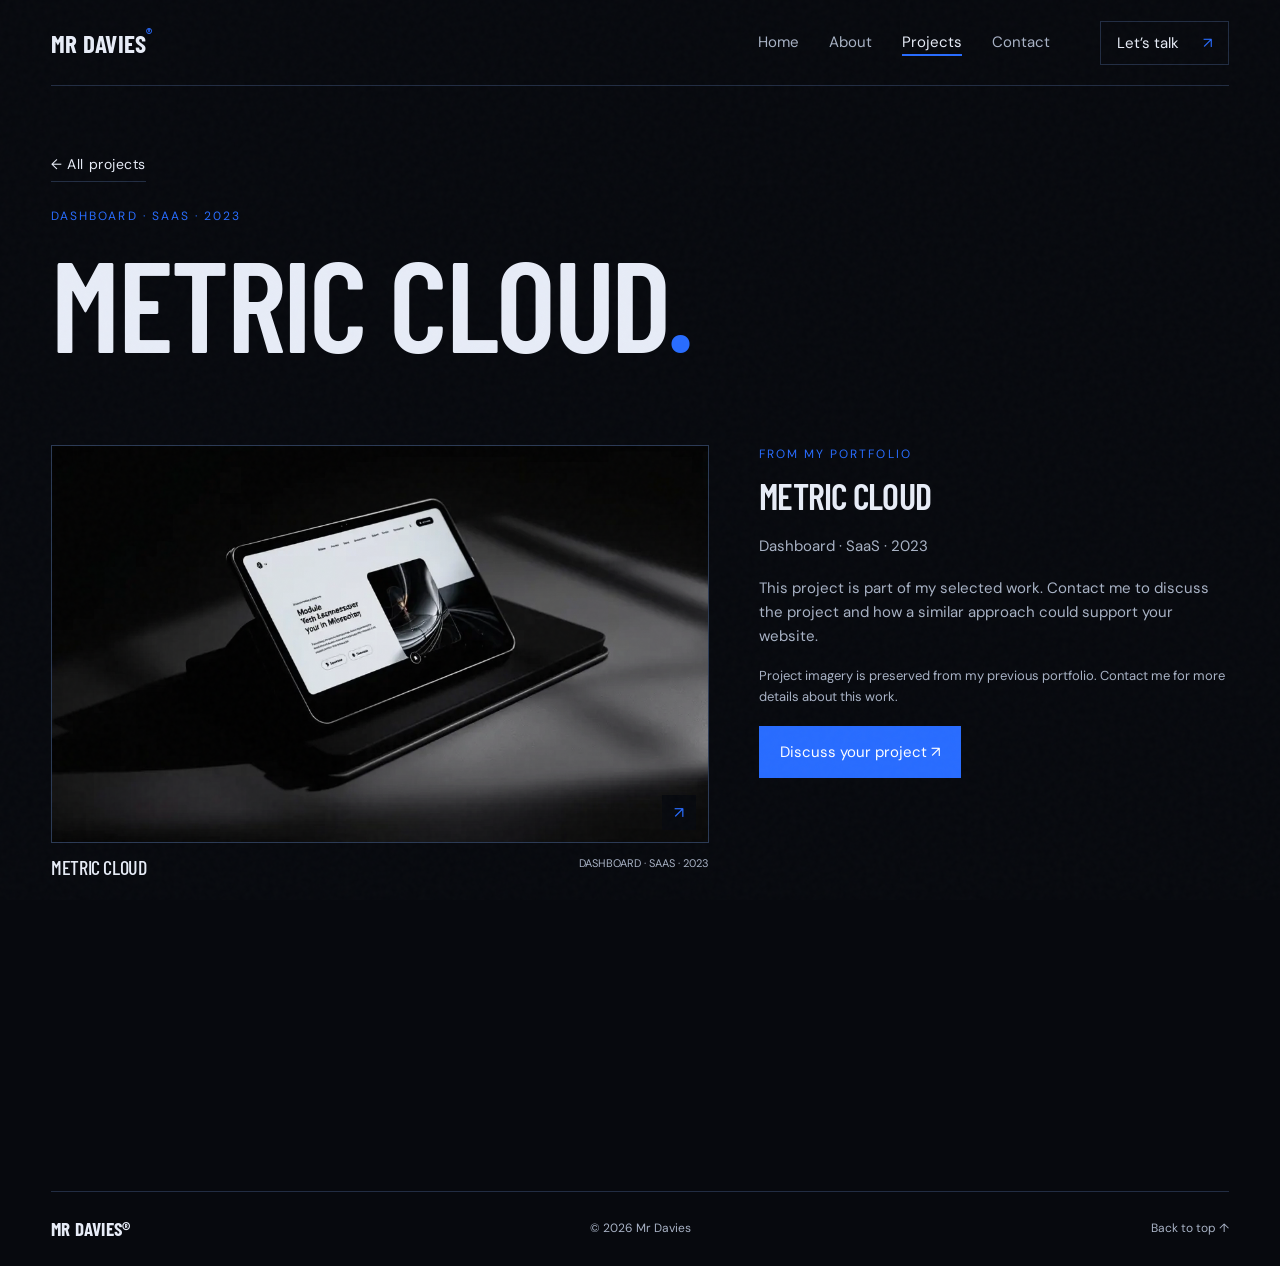
<file: project/metric-cloud/index.html>
<!doctype html><html lang="en"><head><meta charset="UTF-8"><meta name="viewport" content="width=device-width, initial-scale=1"><meta name="theme-color" content="#07090e"><meta name="description" content="Mr Davies — Webflow design, website redesign, branding and development. Modern websites built with intention."><title>Metric Cloud | Mr Davies</title><link rel="icon" href="/assets/favicon.svg" type="image/svg+xml"><link rel="preconnect" href="https://fonts.googleapis.com"><link rel="preconnect" href="https://fonts.gstatic.com" crossorigin><link href="https://fonts.googleapis.com/css2?family=Barlow+Condensed:wght@500;600;700;800;900&family=DM+Sans:wght@400;500;600;700&display=swap" rel="stylesheet"><link rel="stylesheet" href="/style.css"><script src="/app.js" defer></script></head><body id="top"><header class="nav"><a class="brand" href="/">MR DAVIES<span>®</span></a><button class="menu" aria-expanded="false" aria-controls="navigation">Menu +</button><nav id="navigation"><a  href="/">Home</a><a  href="/about">About</a><a aria-current=page href="/project">Projects</a><a  href="/contact">Contact</a></nav><a class="nav-cta" href="/contact">Let’s talk <span>↗</span></a></header><main><section class="page-heading reveal"><a class="text-link" href="/project">← All projects</a><span class="eyebrow">Dashboard · SaaS · 2023</span><h1>METRIC CLOUD<em>.</em></h1></section><section class="project-detail"><div class="projects-grid"><a class="project-card reveal" href="/project/metric-cloud"><div class="project-art original-art"><img src="/assets/project-4.webp" alt="Metric Cloud portfolio image" loading="lazy"><span class="card-arrow">↗</span></div><div class="project-caption"><h3>Metric Cloud</h3><span>Dashboard · SaaS · 2023</span></div></a></div><div class="detail-copy reveal"><span class="eyebrow">From my portfolio</span><h2>METRIC CLOUD</h2><p>Dashboard · SaaS · 2023</p><p>This project is part of my selected work. Contact me to discuss the project and how a similar approach could support your website.</p><p class="form-note">Project imagery is preserved from my previous portfolio. Contact me for more details about this work.</p><a class="button" href="/contact">Discuss your project ↗</a></div></section></main><footer><div class="footer-top reveal"><div><span class="eyebrow">Have a project in mind?</span><a class="footer-title" href="/contact">LET’S BUILD<br>SOMETHING GREAT. <b>↗</b></a></div><div class="contact-links"><a href="mailto:adeyemidavies320@gmail.com">adeyemidavies320@gmail.com ↗</a><a href="tel:+2348112704474">+234 811 270 4474 ↗</a><span>Webflow · Design · Development</span></div></div><div class="footer-bottom"><a class="brand" href="/">MR DAVIES®</a><span>© 2026 Mr Davies</span><a href="#top">Back to top ↑</a></div></footer></body></html>
</file>
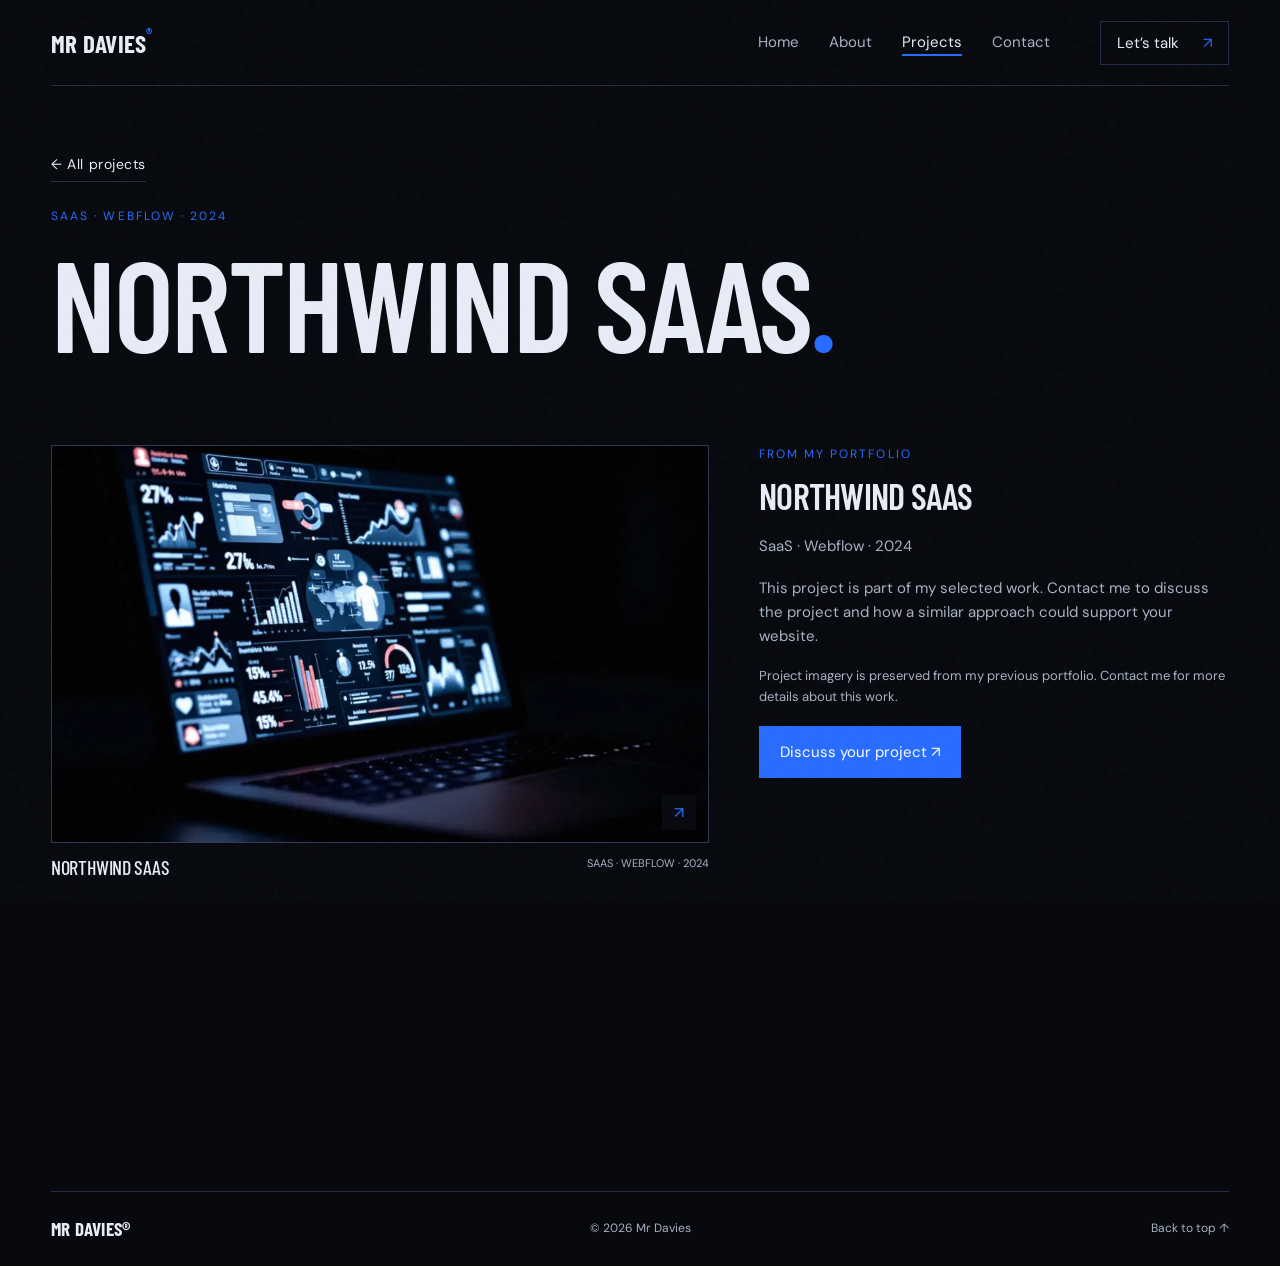
<file: project/northwind-saas/index.html>
<!doctype html><html lang="en"><head><meta charset="UTF-8"><meta name="viewport" content="width=device-width, initial-scale=1"><meta name="theme-color" content="#07090e"><meta name="description" content="Mr Davies — Webflow design, website redesign, branding and development. Modern websites built with intention."><title>Northwind SaaS | Mr Davies</title><link rel="icon" href="/assets/favicon.svg" type="image/svg+xml"><link rel="preconnect" href="https://fonts.googleapis.com"><link rel="preconnect" href="https://fonts.gstatic.com" crossorigin><link href="https://fonts.googleapis.com/css2?family=Barlow+Condensed:wght@500;600;700;800;900&family=DM+Sans:wght@400;500;600;700&display=swap" rel="stylesheet"><link rel="stylesheet" href="/style.css"><script src="/app.js" defer></script></head><body id="top"><header class="nav"><a class="brand" href="/">MR DAVIES<span>®</span></a><button class="menu" aria-expanded="false" aria-controls="navigation">Menu +</button><nav id="navigation"><a  href="/">Home</a><a  href="/about">About</a><a aria-current=page href="/project">Projects</a><a  href="/contact">Contact</a></nav><a class="nav-cta" href="/contact">Let’s talk <span>↗</span></a></header><main><section class="page-heading reveal"><a class="text-link" href="/project">← All projects</a><span class="eyebrow">SaaS · Webflow · 2024</span><h1>NORTHWIND SAAS<em>.</em></h1></section><section class="project-detail"><div class="projects-grid"><a class="project-card reveal" href="/project/northwind-saas"><div class="project-art original-art"><img src="/assets/project-0.webp" alt="Northwind SaaS portfolio image" loading="lazy"><span class="card-arrow">↗</span></div><div class="project-caption"><h3>Northwind SaaS</h3><span>SaaS · Webflow · 2024</span></div></a></div><div class="detail-copy reveal"><span class="eyebrow">From my portfolio</span><h2>NORTHWIND SAAS</h2><p>SaaS · Webflow · 2024</p><p>This project is part of my selected work. Contact me to discuss the project and how a similar approach could support your website.</p><p class="form-note">Project imagery is preserved from my previous portfolio. Contact me for more details about this work.</p><a class="button" href="/contact">Discuss your project ↗</a></div></section></main><footer><div class="footer-top reveal"><div><span class="eyebrow">Have a project in mind?</span><a class="footer-title" href="/contact">LET’S BUILD<br>SOMETHING GREAT. <b>↗</b></a></div><div class="contact-links"><a href="mailto:adeyemidavies320@gmail.com">adeyemidavies320@gmail.com ↗</a><a href="tel:+2348112704474">+234 811 270 4474 ↗</a><span>Webflow · Design · Development</span></div></div><div class="footer-bottom"><a class="brand" href="/">MR DAVIES®</a><span>© 2026 Mr Davies</span><a href="#top">Back to top ↑</a></div></footer></body></html>
</file>
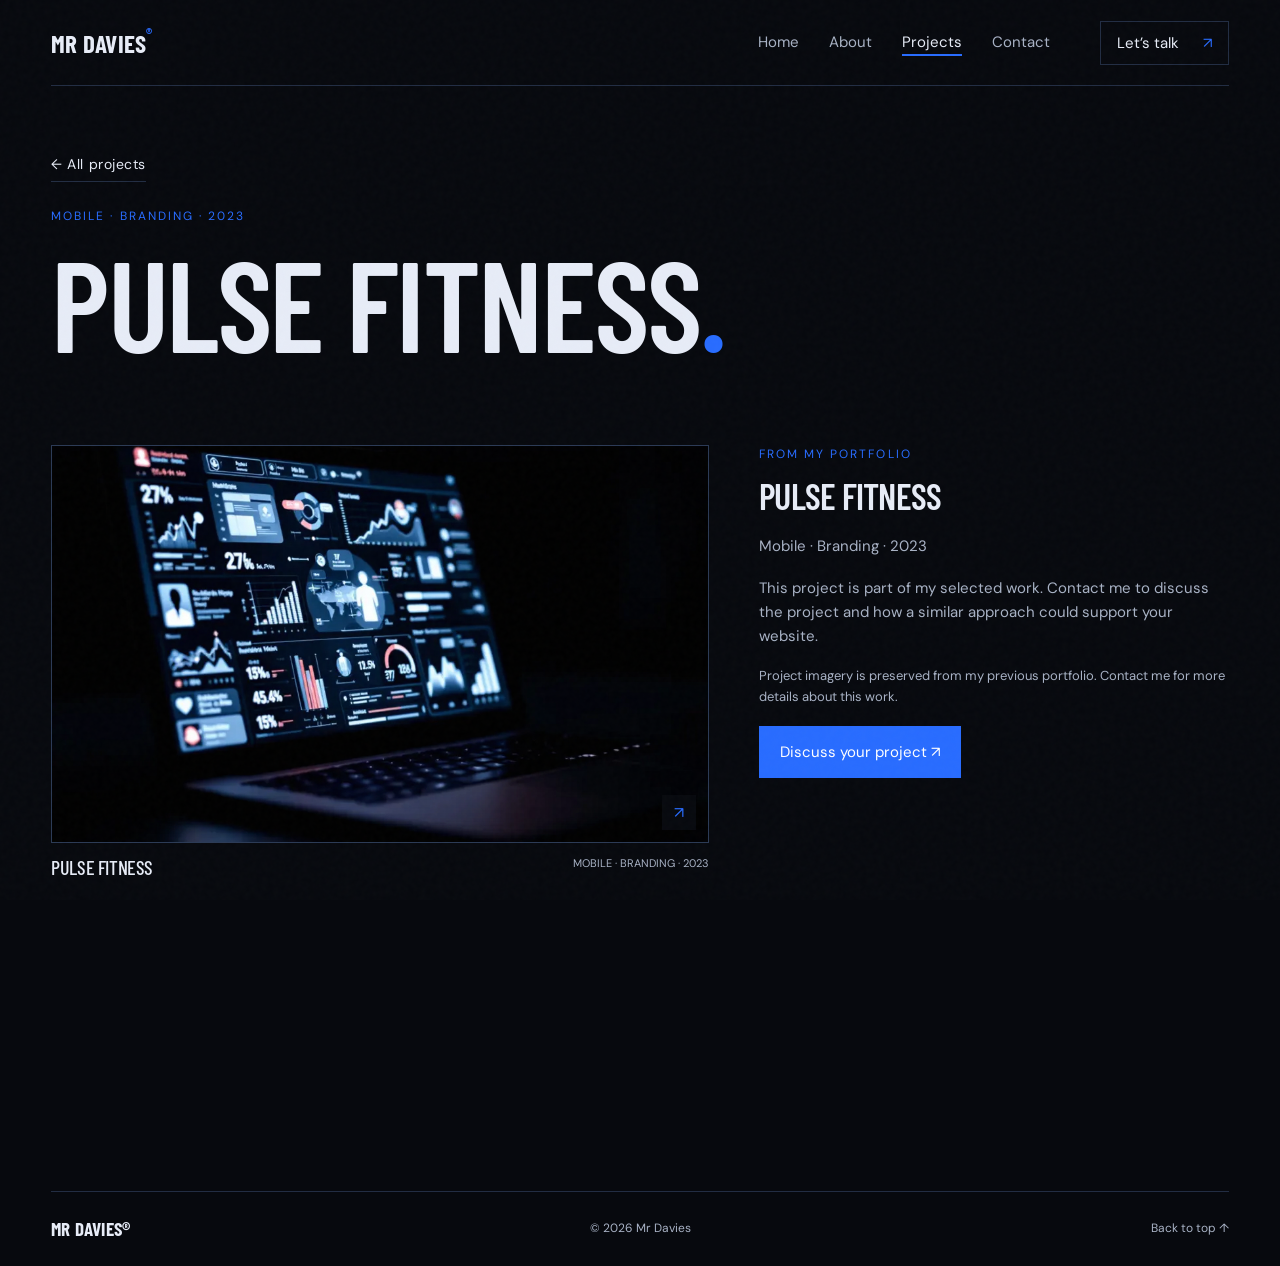
<file: project/pulse-fitness/index.html>
<!doctype html><html lang="en"><head><meta charset="UTF-8"><meta name="viewport" content="width=device-width, initial-scale=1"><meta name="theme-color" content="#07090e"><meta name="description" content="Mr Davies — Webflow design, website redesign, branding and development. Modern websites built with intention."><title>Pulse Fitness | Mr Davies</title><link rel="icon" href="/assets/favicon.svg" type="image/svg+xml"><link rel="preconnect" href="https://fonts.googleapis.com"><link rel="preconnect" href="https://fonts.gstatic.com" crossorigin><link href="https://fonts.googleapis.com/css2?family=Barlow+Condensed:wght@500;600;700;800;900&family=DM+Sans:wght@400;500;600;700&display=swap" rel="stylesheet"><link rel="stylesheet" href="/style.css"><script src="/app.js" defer></script></head><body id="top"><header class="nav"><a class="brand" href="/">MR DAVIES<span>®</span></a><button class="menu" aria-expanded="false" aria-controls="navigation">Menu +</button><nav id="navigation"><a  href="/">Home</a><a  href="/about">About</a><a aria-current=page href="/project">Projects</a><a  href="/contact">Contact</a></nav><a class="nav-cta" href="/contact">Let’s talk <span>↗</span></a></header><main><section class="page-heading reveal"><a class="text-link" href="/project">← All projects</a><span class="eyebrow">Mobile · Branding · 2023</span><h1>PULSE FITNESS<em>.</em></h1></section><section class="project-detail"><div class="projects-grid"><a class="project-card reveal" href="/project/pulse-fitness"><div class="project-art original-art"><img src="/assets/project-3.webp" alt="Pulse Fitness portfolio image" loading="lazy"><span class="card-arrow">↗</span></div><div class="project-caption"><h3>Pulse Fitness</h3><span>Mobile · Branding · 2023</span></div></a></div><div class="detail-copy reveal"><span class="eyebrow">From my portfolio</span><h2>PULSE FITNESS</h2><p>Mobile · Branding · 2023</p><p>This project is part of my selected work. Contact me to discuss the project and how a similar approach could support your website.</p><p class="form-note">Project imagery is preserved from my previous portfolio. Contact me for more details about this work.</p><a class="button" href="/contact">Discuss your project ↗</a></div></section></main><footer><div class="footer-top reveal"><div><span class="eyebrow">Have a project in mind?</span><a class="footer-title" href="/contact">LET’S BUILD<br>SOMETHING GREAT. <b>↗</b></a></div><div class="contact-links"><a href="mailto:adeyemidavies320@gmail.com">adeyemidavies320@gmail.com ↗</a><a href="tel:+2348112704474">+234 811 270 4474 ↗</a><span>Webflow · Design · Development</span></div></div><div class="footer-bottom"><a class="brand" href="/">MR DAVIES®</a><span>© 2026 Mr Davies</span><a href="#top">Back to top ↑</a></div></footer></body></html>
</file>
<file: style.css>
:root{--bg:#07090e;--panel:#0b101b;--blue:#286cff;--text:#e7ecf7;--muted:#8993a8;--line:#222d43;--heading:'Barlow Condensed',Impact,sans-serif}*{box-sizing:border-box}html{scroll-behavior:smooth;scroll-padding-top:90px}body{margin:0;background:var(--bg);color:var(--text);font-family:'DM Sans',sans-serif;font-size:14px;line-height:1.6}body:before{content:'';position:fixed;inset:0;pointer-events:none;opacity:.12;background-image:url("data:image/svg+xml,%3Csvg viewBox='0 0 180 180' xmlns='http://www.w3.org/2000/svg'%3E%3Cfilter id='n'%3E%3CfeTurbulence type='fractalNoise' baseFrequency='.85' numOctaves='3' stitchTiles='stitch'/%3E%3C/filter%3E%3Cpath fill='%23fff' filter='url(%23n)' opacity='.2' d='M0 0h180v180H0z'/%3E%3C/svg%3E");z-index:10}a{color:inherit;text-decoration:none}button,input,textarea,select{font:inherit}button,a,input,select,textarea{-webkit-tap-highlight-color:transparent}a,button{transition:color .25s,background .25s,transform .3s,border-color .25s}a:hover{color:var(--blue)}button{cursor:pointer}a:focus-visible,button:focus-visible,summary:focus-visible{outline:2px solid var(--blue);outline-offset:6px}p{color:var(--muted);margin:0 0 18px}h1,h2,h3{margin:0;line-height:1;letter-spacing:-.02em}h1,h2{font-family:var(--heading);font-weight:600}h2{font-size:36px}h3{font-size:15px;line-height:1.25}main,footer,.nav{width:min(1280px,92%);margin:auto}.nav{height:86px;display:flex;align-items:center;gap:50px;border-bottom:1px solid var(--line)}.brand{font-family:var(--heading);font-size:25px;font-weight:700;letter-spacing:.01em}.brand span{color:var(--blue);font-size:14px;vertical-align:top}.nav nav{display:flex;gap:30px;margin-left:auto}.nav nav a{font-size:12px;color:var(--muted)}.nav nav a:hover,.nav nav a[aria-current]{color:var(--text)}.nav nav a[aria-current]:after{content:'';display:block;height:2px;background:var(--blue)}.nav-cta{border:1px solid var(--line);padding:9px 16px;font-size:12px}.nav-cta span{margin-left:20px;color:var(--blue)}.menu{display:none}.eyebrow{text-transform:uppercase;font-size:10px;letter-spacing:.17em;display:block;color:var(--blue);margin-bottom:14px}.hero-meta{display:flex;justify-content:space-between;padding:26px 0 0;text-transform:uppercase;font-size:10px;letter-spacing:.16em;color:var(--muted)}.available{display:inline-flex;gap:10px;align-items:center}.available:before{content:'';width:6px;height:6px;border-radius:50%;background:var(--blue);box-shadow:0 0 15px var(--blue);animation:pulse 2.5s infinite}.portfolio-word{font-size:clamp(110px,21.8vw,304px);letter-spacing:-.035em;font-weight:800;line-height:.94;margin:20px -5px 0;color:#dce7ff;animation:title-in 1s ease both}.hero-main{display:grid;grid-template-columns:24% 43% 33%;min-height:475px;margin-top:-62px;position:relative}.hero-left{padding:120px 20px 25px 0;z-index:2}.hero-left h2{font-size:35px}.blue-line{display:block;width:36px;height:2px;background:var(--blue);margin:30px 0}.hero-quote{max-width:170px;font-size:12px;text-transform:uppercase;letter-spacing:.05em;color:#c7d0e2}.hero-quote:before{content:'“';font-family:Georgia,serif;display:block;font-size:60px;height:50px;color:var(--blue)}.text-link{font-size:11px;letter-spacing:.04em;display:inline-block;border-bottom:1px solid var(--line);padding-bottom:6px}.portrait-stage{position:relative;display:flex;align-items:flex-end;justify-content:center;overflow:hidden}.orb{position:absolute;width:95%;aspect-ratio:1;border-radius:50%;background:radial-gradient(circle at 40% 30%,#164fc4,#0c2456 60%,#07090e);top:20%;animation:breathe 8s ease-in-out infinite}.portrait-stage img{width:100%;height:100%;max-height:540px;object-fit:cover;object-position:top;position:relative;z-index:1;mix-blend-mode:lighten;mask-image:linear-gradient(#000 80%,transparent);filter:saturate(.5)}.portrait-caption{position:absolute;bottom:25px;z-index:2;font-size:9px;letter-spacing:.3em;color:#a8bde9}.hero-right{padding:120px 0 28px 35px;z-index:2}.hero-right h2{font-family:var(--heading);font-size:67px;line-height:.88;margin-bottom:22px}.hero-right h2 span{color:var(--blue)}.hero-right p{max-width:290px;font-size:12px}.button{display:inline-flex;justify-content:space-between;gap:35px;align-items:center;padding:13px 20px;background:var(--blue);border:1px solid var(--blue);color:#fff;font-size:12px}.button:hover{background:transparent;color:var(--text);transform:translateY(-2px)}.stats{display:flex;border-top:1px solid var(--line);margin-top:25px;padding-top:18px;gap:24px}.stats b{font-family:var(--heading);font-size:31px;font-weight:500;display:block}.stats small{display:block;text-transform:uppercase;font-size:8px;letter-spacing:.1em;max-width:65px;color:var(--muted)}.border{border:1px solid var(--line)}.services{display:grid;grid-template-columns:1fr repeat(4,1fr);padding:22px 20px;gap:12px;background:linear-gradient(120deg,#0b1221,#090c13)}.section-label{padding:10px}.section-label h2{font-size:30px}.services article{padding:20px 15px;border:1px solid var(--line);background:#0c1220;transition:transform .3s,border-color .3s}.services article:hover{transform:translateY(-5px);border-color:var(--blue)}.service-icon{display:block;color:var(--blue);font-size:20px;margin-bottom:24px;font-family:var(--heading)}.services h3{text-transform:uppercase;font-family:var(--heading);font-size:20px;font-weight:500;margin-bottom:10px}.services p{font-size:10px;margin:0}.work-process{display:grid;grid-template-columns:30% 70%;border-top:0}.process{padding:30px;border-right:1px solid var(--line)}.process-step{display:flex;gap:18px;align-items:flex-start;margin-top:33px}.process-step>span{font-family:var(--heading);font-size:28px;color:var(--blue)}.process h3{font-family:var(--heading);text-transform:uppercase;font-size:23px;font-weight:500;margin-bottom:8px}.process p{font-size:11px;margin:0;max-width:200px}.work{padding:30px}.section-heading{display:flex;align-items:flex-end;justify-content:space-between;margin-bottom:26px;gap:20px}.projects-grid{display:grid;grid-template-columns:repeat(2,minmax(0,1fr));gap:26px 20px}.project-card{display:block;min-width:0}.project-art{aspect-ratio:1.65;border:1px solid #2b3a55;position:relative;overflow:hidden;padding:12px;background:#101c32;transition:border-color .3s,transform .4s}.project-card:hover .project-art{transform:translateY(-4px);border-color:var(--blue)}.browser-bar{height:13px;display:flex;align-items:center;gap:3px;font-size:5px;position:relative;z-index:1;color:#8993a8}.browser-bar i{width:3px;height:3px;border-radius:50%;background:#6a7e99}.browser-bar span{margin-left:8px}.mockup{position:relative;height:100%;padding:15px 7px}.mockup small{font-size:6px;letter-spacing:.15em;position:relative;z-index:1}.mockup strong{display:block;font-family:Georgia,serif;font-size:clamp(20px,2.6vw,39px);font-weight:400;line-height:1.05;margin-top:12px;position:relative;z-index:1}.mockup-button{position:relative;z-index:1;display:inline-block;border:1px solid #6c839e;padding:4px 7px;font-size:5px;margin-top:14px}.art-shape{position:absolute;width:50%;aspect-ratio:1;right:0;top:15%;border:18px solid #2367d5;border-radius:50%;transform:rotate(-30deg);box-shadow:0 0 50px #164dbb55;transition:transform .6s}.project-card:hover .art-shape{transform:rotate(20deg) scale(1.08)}.art-1{background:#171a1e}.art-1 .art-shape{border-radius:0;border-color:#8094a8;transform:rotate(-20deg);width:40%;right:7%}.art-2{background:#0b1325}.art-2 .art-shape{border-radius:10% 60%;border-color:#2f57f4}.art-3{background:#131721}.art-3 .art-shape{border-radius:25%;border-color:#2857a7;border-width:2px;box-shadow:10px 10px 0 #204177,20px 20px 0 #162d53}.art-4 .art-shape{border-radius:5%;border:1px solid #4263bb;background:repeating-linear-gradient(0deg,transparent 0 20px,#4263bb 21px 22px)}.art-note{position:absolute;bottom:6px;left:12px;color:#8c9db6;font-size:6px;letter-spacing:.06em}.card-arrow{position:absolute;bottom:12px;right:12px;color:var(--blue)}.project-caption{display:flex;justify-content:space-between;gap:12px;padding-top:12px}.project-caption h3{font-family:var(--heading);font-size:20px;text-transform:uppercase;font-weight:500}.project-caption>span{font-size:8px;color:var(--muted);text-transform:uppercase}.about-tools{display:grid;grid-template-columns:1fr 1fr;border-top:0}.about-summary,.tools{padding:30px}.about-summary{border-right:1px solid var(--line)}.about-mini{display:grid;grid-template-columns:35% 1fr;gap:25px;margin-top:25px}.about-mini img{width:100%;height:200px;object-fit:cover;object-position:top;background:#11316a}.about-mini p{font-size:12px}.tools h2{margin-bottom:25px}.tool-list{display:flex;flex-wrap:wrap;gap:8px}.tool-list span{padding:10px 14px;border:1px solid var(--line);background:var(--panel);font-size:11px}.tools blockquote{margin:25px 0 0;padding:22px;border:1px solid var(--line);font-size:14px;color:#c4cee0}.tools cite{display:block;font-size:9px;color:var(--muted);text-align:right;margin-top:15px}.principles{padding:65px 0}.principles-grid{display:grid;grid-template-columns:repeat(4,1fr);gap:25px;margin-top:30px}.principles article{border-top:1px solid var(--line);padding-top:15px}.principles article>span{color:var(--blue);font-size:11px}.principles h3{margin:20px 0 12px}.principles p{font-size:12px}.footer-top{display:grid;grid-template-columns:1.3fr 1fr;align-items:end;gap:40px;padding:40px 0;border-top:1px solid var(--line)}.footer-title{display:block;font-family:var(--heading);font-size:clamp(38px,5.6vw,80px);line-height:.95}.footer-title b{font-weight:400;color:var(--blue)}.contact-links{display:flex;flex-direction:column;gap:12px;font-size:12px;padding-bottom:6px}.contact-links span{font-size:10px;color:var(--muted)}.footer-bottom{border-top:1px solid var(--line);padding:22px 0;display:flex;align-items:center;justify-content:space-between;color:var(--muted);font-size:10px}.footer-bottom .brand{color:var(--text);font-size:19px}.page-heading{padding:65px 0 55px}.page-heading h1{font-size:clamp(65px,10vw,140px);line-height:.9;margin:18px 0 30px}.page-heading em{color:var(--blue);font-style:normal}.page-heading p{max-width:560px;font-size:15px}.page-heading .text-link{margin-bottom:25px}.story{display:grid;grid-template-columns:1fr 1fr;gap:70px;padding:40px;margin-bottom:40px}.story-portrait{position:relative;overflow:hidden;min-height:450px}.story-portrait img{width:100%;height:100%;object-fit:cover;object-position:top;position:relative;mix-blend-mode:lighten}.story h2{font-size:48px;margin-bottom:25px}.story p{font-size:13px}.project-list{padding-bottom:60px}.project-list .project-art{aspect-ratio:1.65}.project-list .mockup{padding:25px}.project-list .mockup strong{font-size:clamp(25px,4vw,65px)}.project-list .mockup small{font-size:9px}.project-list .mockup-button{font-size:8px;margin-top:25px}.project-list .art-note{font-size:8px}.project-detail{display:grid;grid-template-columns:1.4fr 1fr;gap:50px;padding-bottom:60px}.project-detail .projects-grid{display:block}.detail-copy h2{margin-bottom:20px}.detail-copy p{font-size:13px}.project-detail .project-card{pointer-events:none}.contact-layout{display:grid;grid-template-columns:1fr 1fr;margin-bottom:60px}.contact-details,.contact-form{padding:40px}.contact-details{border-right:1px solid var(--line)}.contact-details h2{margin:30px 0;font-size:45px}.contact-details>a{display:block;font-size:14px;overflow-wrap:anywhere;margin-bottom:20px}.contact-details label{display:block;font-size:10px;color:var(--muted);text-transform:uppercase;letter-spacing:.15em;margin-bottom:8px}.contact-details .text-link{display:inline-block}.contact-form{display:flex;flex-direction:column;align-items:stretch;background:var(--panel)}.contact-form label{font-size:11px;margin:15px 0 6px}.contact-form input,.contact-form select,.contact-form textarea{border:0;border-bottom:1px solid #35435c;padding:12px 0;background:transparent;color:var(--text);border-radius:0;outline-offset:4px}.contact-form select option{background:var(--panel)}.contact-form textarea{resize:vertical}.contact-form .button{margin-top:25px}.form-note{font-size:10px!important;margin-top:14px;color:var(--muted)}.faq{max-width:800px;margin:0 auto 70px}.faq h2{margin-bottom:30px}.faq details{border-bottom:1px solid var(--line);padding:20px 0}.faq summary{cursor:pointer;font-size:15px}.faq details p{margin-top:15px;font-size:13px}.js-motion .reveal{opacity:0;transform:translateY(24px);transition:opacity .7s ease,transform .7s cubic-bezier(.2,.65,.3,1)}.js-motion .reveal.visible{opacity:1;transform:translateY(0)}@keyframes pulse{50%{box-shadow:0 0 0 5px #286cff15}}@keyframes breathe{50%{transform:scale(1.06)}}@keyframes title-in{from{opacity:0;transform:translateY(25px)}to{opacity:1;transform:translateY(0)}}
@media(min-width:1500px){.portfolio-word{font-size:304px}}@media(max-width:1000px){.hero-main{grid-template-columns:23% 42% 35%;margin-top:-20px;min-height:390px}.hero-left,.hero-right{padding-top:60px}.hero-right{padding-left:20px}.hero-right h2{font-size:52px}.hero-left h2{font-size:26px}.services{grid-template-columns:repeat(4,1fr)}.section-label{grid-column:1/-1}.section-label .eyebrow{display:none}.services article{padding:15px 10px}.work-process{grid-template-columns:28% 72%}.process,.work{padding:22px}.stats{gap:12px}.story{gap:30px;padding:25px}.story h2{font-size:38px}.contact-details,.contact-form{padding:25px}}@media(max-width:700px){main,footer,.nav{width:91%}.nav{height:70px;gap:20px;position:relative}.nav-cta{display:none}.menu{display:block;margin-left:auto;background:transparent;color:var(--text);border:1px solid var(--line);padding:8px 12px;font-size:12px}.nav nav{display:none;position:absolute;top:70px;left:0;right:0;background:#0b101b;z-index:20;padding:25px;flex-direction:column;gap:20px;border:1px solid var(--line)}.nav nav.open{display:flex}.nav nav a{font-size:16px}.nav nav a[aria-current]:after{width:25px}.hero-meta{font-size:7px;letter-spacing:.08em;padding-top:20px;gap:15px}.portfolio-word{font-size:22vw;margin:20px -2px 0}.hero-main{grid-template-columns:1fr 1fr;margin-top:0}.hero-left{padding:35px 0 15px}.hero-left h2{font-size:29px}.hero-quote{font-size:10px;max-width:150px}.blue-line{margin:20px 0}.portrait-stage{grid-column:2;grid-row:1;min-height:320px;margin-left:-30px;margin-right:-5px}.portrait-stage img{max-height:350px}.portrait-caption{font-size:6px;letter-spacing:.2em;bottom:16px}.hero-right{grid-column:1/-1;padding:20px 0 30px;display:grid;grid-template-columns:1fr 1fr;gap:12px 20px;border-top:1px solid var(--line)}.hero-right .eyebrow{grid-column:1/-1;margin-bottom:0}.hero-right h2{grid-row:2/4;font-size:60px;margin:0}.hero-right p{font-size:11px;margin:0}.hero-right .button{justify-self:start;padding:9px 13px;gap:25px}.stats{grid-column:1/-1;justify-content:space-between;margin-top:10px}.stats small{max-width:none;font-size:8px}.stats b{font-size:32px}.services{grid-template-columns:1fr 1fr;padding:16px;gap:12px}.services article{padding:18px 12px}.services p{font-size:11px}.services h3{font-size:23px}.section-label{padding:5px 0}.work-process{display:flex;flex-direction:column}.process{border-right:0;border-bottom:1px solid var(--line);display:grid;grid-template-columns:1fr 1fr;gap:20px}.process>.eyebrow,.process>h2{grid-column:1/-1;margin:0}.process-step{margin-top:4px;gap:12px}.process-step p{font-size:11px}.work{padding:22px 16px}.section-heading h2{font-size:32px}.section-heading .text-link{white-space:nowrap;font-size:9px}.projects-grid{gap:22px 12px}.project-art{padding:7px;aspect-ratio:1.15}.mockup{padding:8px 0}.mockup strong{font-size:24px;margin-top:8px}.mockup-button{margin-top:9px;font-size:4px}.browser-bar{font-size:4px}.art-shape{width:60%;border-width:10px;top:25%}.project-caption{flex-direction:column;gap:6px}.project-caption h3{font-size:21px}.project-caption>span{font-size:7px}.art-note{font-size:4px;left:7px}.about-tools{grid-template-columns:1fr}.about-summary{border-right:0;border-bottom:1px solid var(--line)}.about-summary,.tools{padding:23px}.about-mini{gap:20px;grid-template-columns:32% 1fr}.about-mini p{font-size:11px}.about-mini img{height:190px}.principles{padding:45px 0}.principles-grid{grid-template-columns:1fr 1fr;gap:20px}.principles h3{font-size:14px}.principles p{font-size:11px}.footer-top{grid-template-columns:1fr;gap:30px;padding:30px 0}.footer-title{font-size:50px}.contact-links{font-size:12px}.footer-bottom .brand{font-size:16px}.footer-bottom{font-size:9px}.page-heading{padding:45px 0 30px}.page-heading h1{font-size:16vw}.page-heading p{font-size:13px}.story{grid-template-columns:1fr;gap:30px;padding:20px}.story-portrait{min-height:0;height:390px}.story h2{font-size:40px}.project-list .projects-grid{grid-template-columns:1fr}.project-list .mockup strong{font-size:46px}.project-list .project-caption{flex-direction:row}.project-list .mockup{padding:20px}.project-detail{grid-template-columns:1fr;gap:35px}.project-detail .project-art{aspect-ratio:1.4}.project-detail .mockup strong{font-size:45px}.contact-layout{grid-template-columns:1fr}.contact-details{border-right:0;border-bottom:1px solid var(--line)}.contact-details h2{font-size:38px}.contact-details>a{font-size:12px}.contact-details,.contact-form{padding:23px}.faq h2{font-size:35px}.faq summary{font-size:13px}}
@media(prefers-reduced-motion:reduce){html{scroll-behavior:auto}*,*:before,*:after{animation:none!important;transition:none!important}.js-motion .reveal{opacity:1;transform:none}}

.original-art{padding:0}.original-art img{width:100%;height:100%;object-fit:cover;display:block;transition:transform .6s}.project-card:hover .original-art img{transform:scale(1.04)}.original-art .card-arrow{background:#07090e;padding:5px 12px}

/* Readable type and natural portrait colors. */
:root{--muted:#a8b2c5}
body{font-size:16px}
.nav nav a,.nav-cta,.button{font-size:15px}
.eyebrow,.hero-meta{font-size:12px}
.text-link{font-size:14px}
.hero-right p,.hero-quote{font-size:16px}
.hero-quote{max-width:230px}
.hero-right p{max-width:330px}
.hero-right{padding-left:28px}
.stats small{font-size:11px;max-width:85px}
.stats{gap:18px}
.services p,.process p,.about-mini p,.principles p,.story p,.detail-copy p{font-size:15px}
.services h3{font-size:24px}
.services article{padding:20px 14px}
.project-caption>span{font-size:11px}
.project-caption{flex-wrap:wrap}
.tool-list span,.contact-links,.contact-details>a{font-size:15px}
.tools blockquote{font-size:17px}
.tools cite,.contact-links span,.footer-bottom,.contact-form label,.contact-details label{font-size:12px}
.form-note{font-size:13px!important}
.portrait-stage,.story-portrait{isolation:isolate}
.portrait-stage .orb,.story-portrait .orb{z-index:0}
.portrait-stage img,.story-portrait img{mix-blend-mode:normal;filter:none;z-index:1;width:94%;border-radius:48% 48% 0 0}
.portrait-stage .orb{top:17%;width:100%}
.story-portrait img{display:block;margin:auto}
@media(max-width:1000px){.services{grid-template-columns:1fr 1fr}.hero-right p,.hero-quote{font-size:14px}.hero-left h2{font-size:28px}.hero-right{padding-left:18px}.stats{gap:10px}.stats small{font-size:10px}}
@media(max-width:700px){.hero-meta,.eyebrow{font-size:10px}.nav nav a{font-size:17px}.menu{font-size:14px}.hero-right p,.hero-quote{font-size:14px}.hero-right{padding:22px 0 30px}.hero-right .button{font-size:14px}.stats small{font-size:10px}.services p,.process p,.about-mini p,.principles p,.story p,.detail-copy p{font-size:14px}.services h3{font-size:24px}.process{gap:22px 16px}.process-step{gap:10px}.process-step p{font-size:14px}.section-heading .text-link{font-size:12px}.project-caption>span{font-size:10px}.about-mini{grid-template-columns:1fr}.about-mini img{height:260px;object-fit:contain}.principles h3{font-size:16px}.page-heading p{font-size:16px}.contact-details>a{font-size:14px}.faq summary{font-size:16px}.faq details p{font-size:15px}.footer-bottom{font-size:11px}.contact-links{font-size:14px}.portrait-caption{font-size:8px}}

/* Reference composition: a free-standing cutout in front of a separate circle. */
.portrait-stage{overflow:visible;align-self:stretch}
.portrait-stage img{content:url('/assets/davies-cutout.webp');position:absolute;bottom:0;left:50%;transform:translateX(-50%);width:112%;height:112%;max-height:none;object-fit:contain;object-position:center bottom;border-radius:0;mask-image:none;mix-blend-mode:normal;filter:none;z-index:2}
.portrait-stage .orb{width:90%;top:auto;bottom:8%;left:5%;z-index:0;background:radial-gradient(circle at 40% 30%,#164fc4,#0c2456 68%,#080c14);animation:breathe 8s ease-in-out infinite}
.portrait-caption{z-index:3}
@media(max-width:700px){.portrait-stage{overflow:visible}.portrait-stage img{width:115%;height:108%}.portrait-stage .orb{width:100%;left:0;bottom:8%}}
</file>
